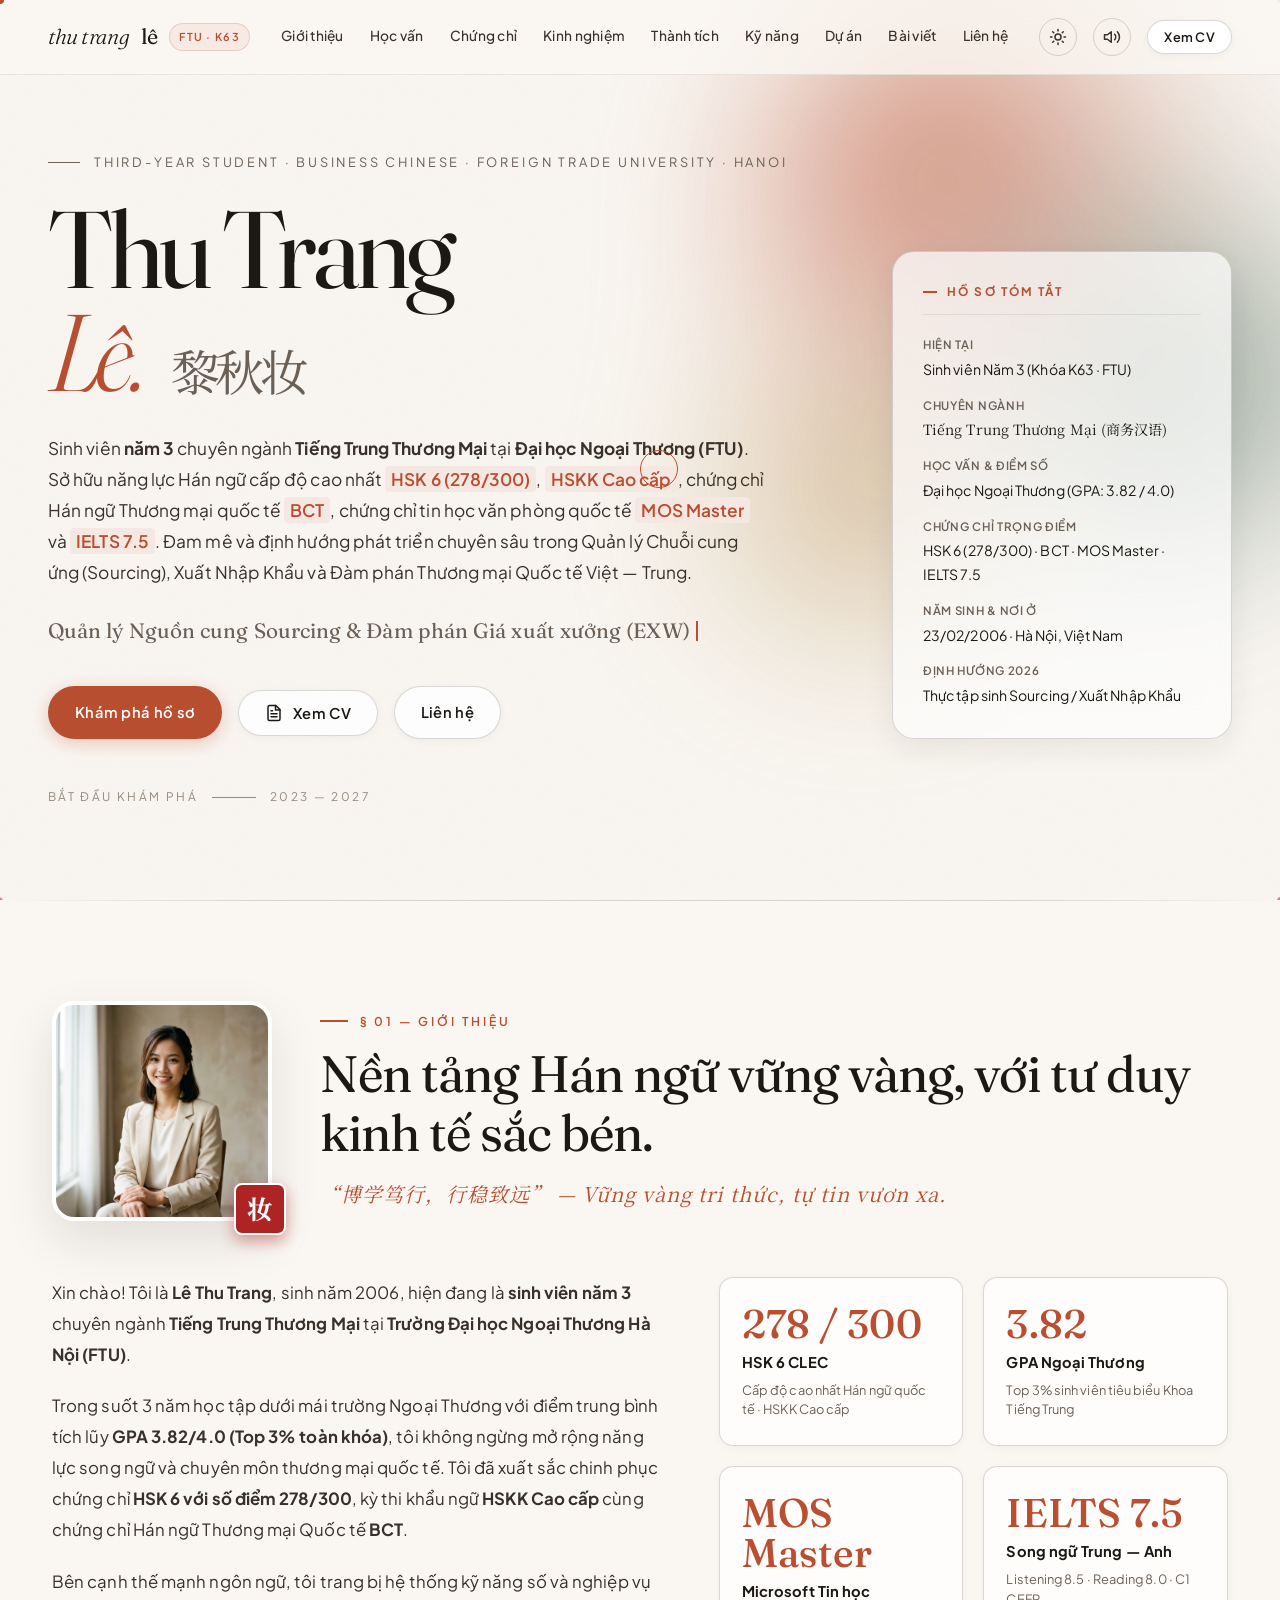
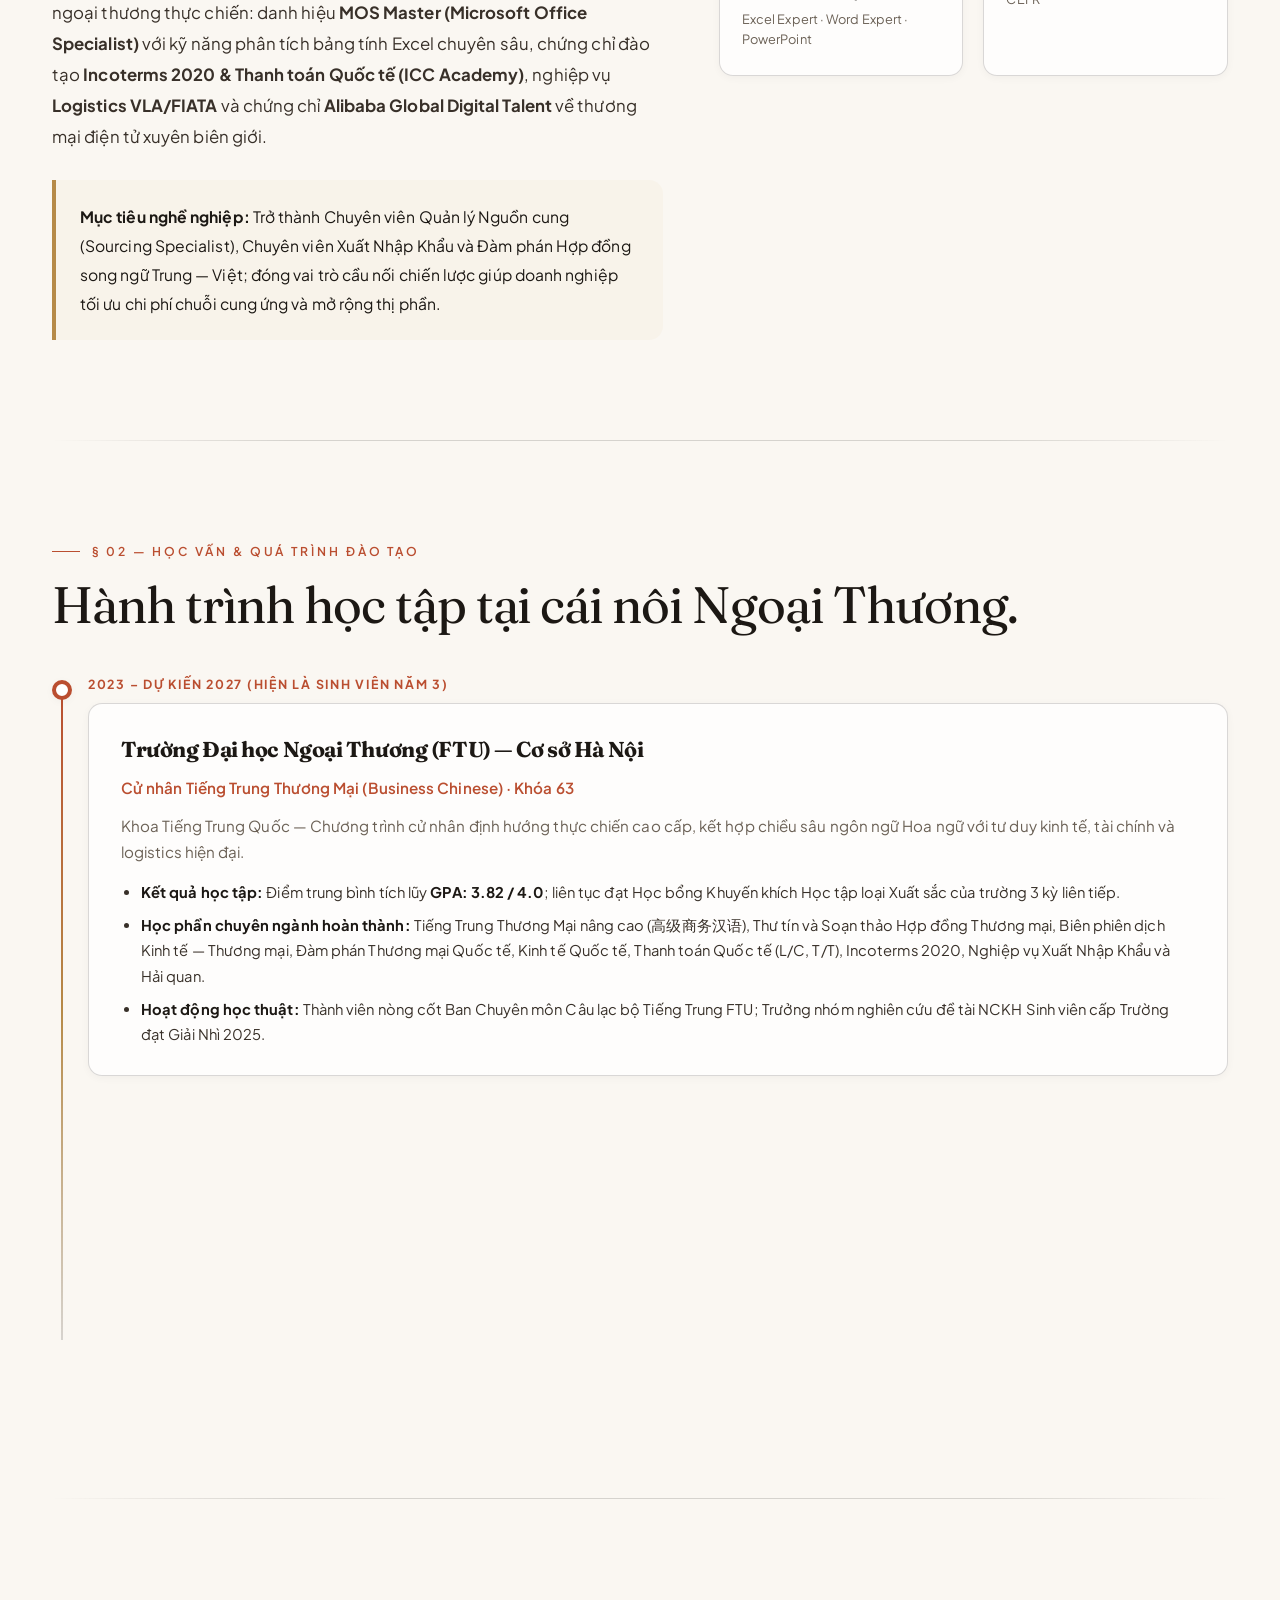
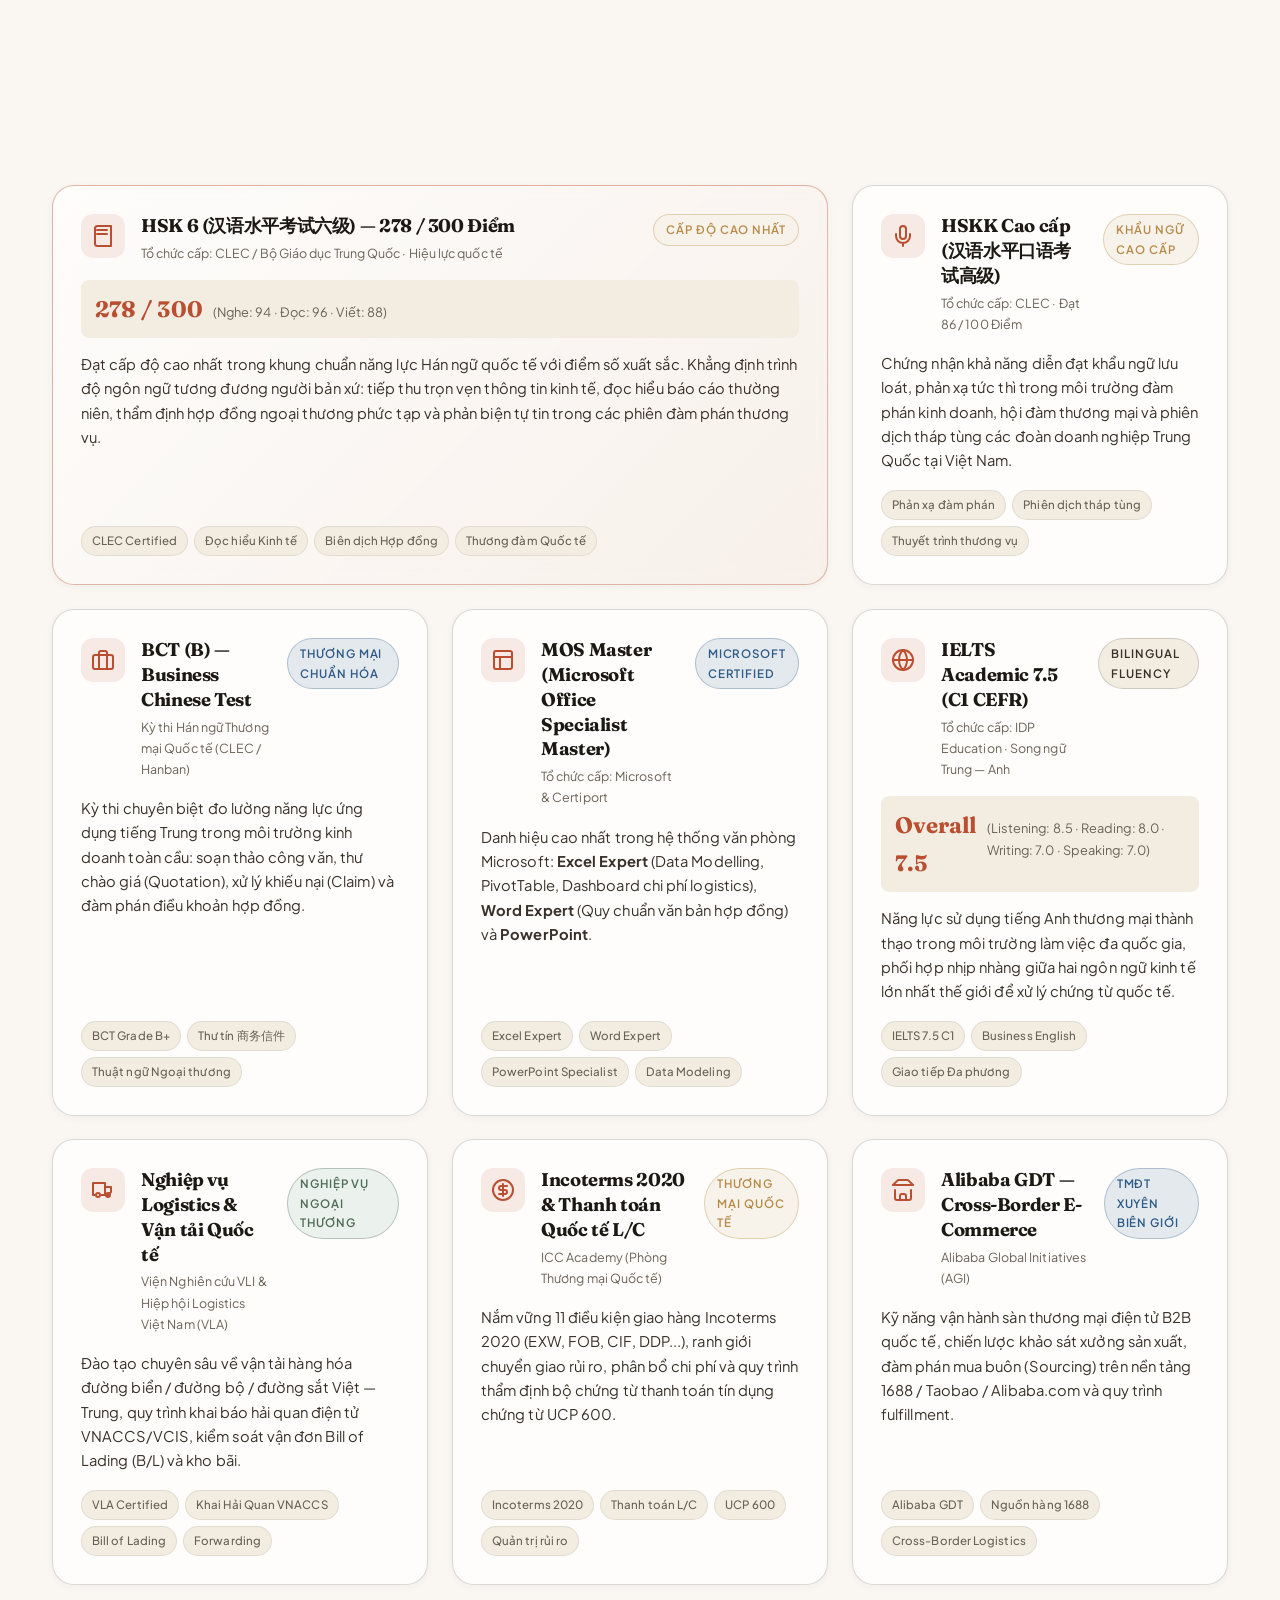
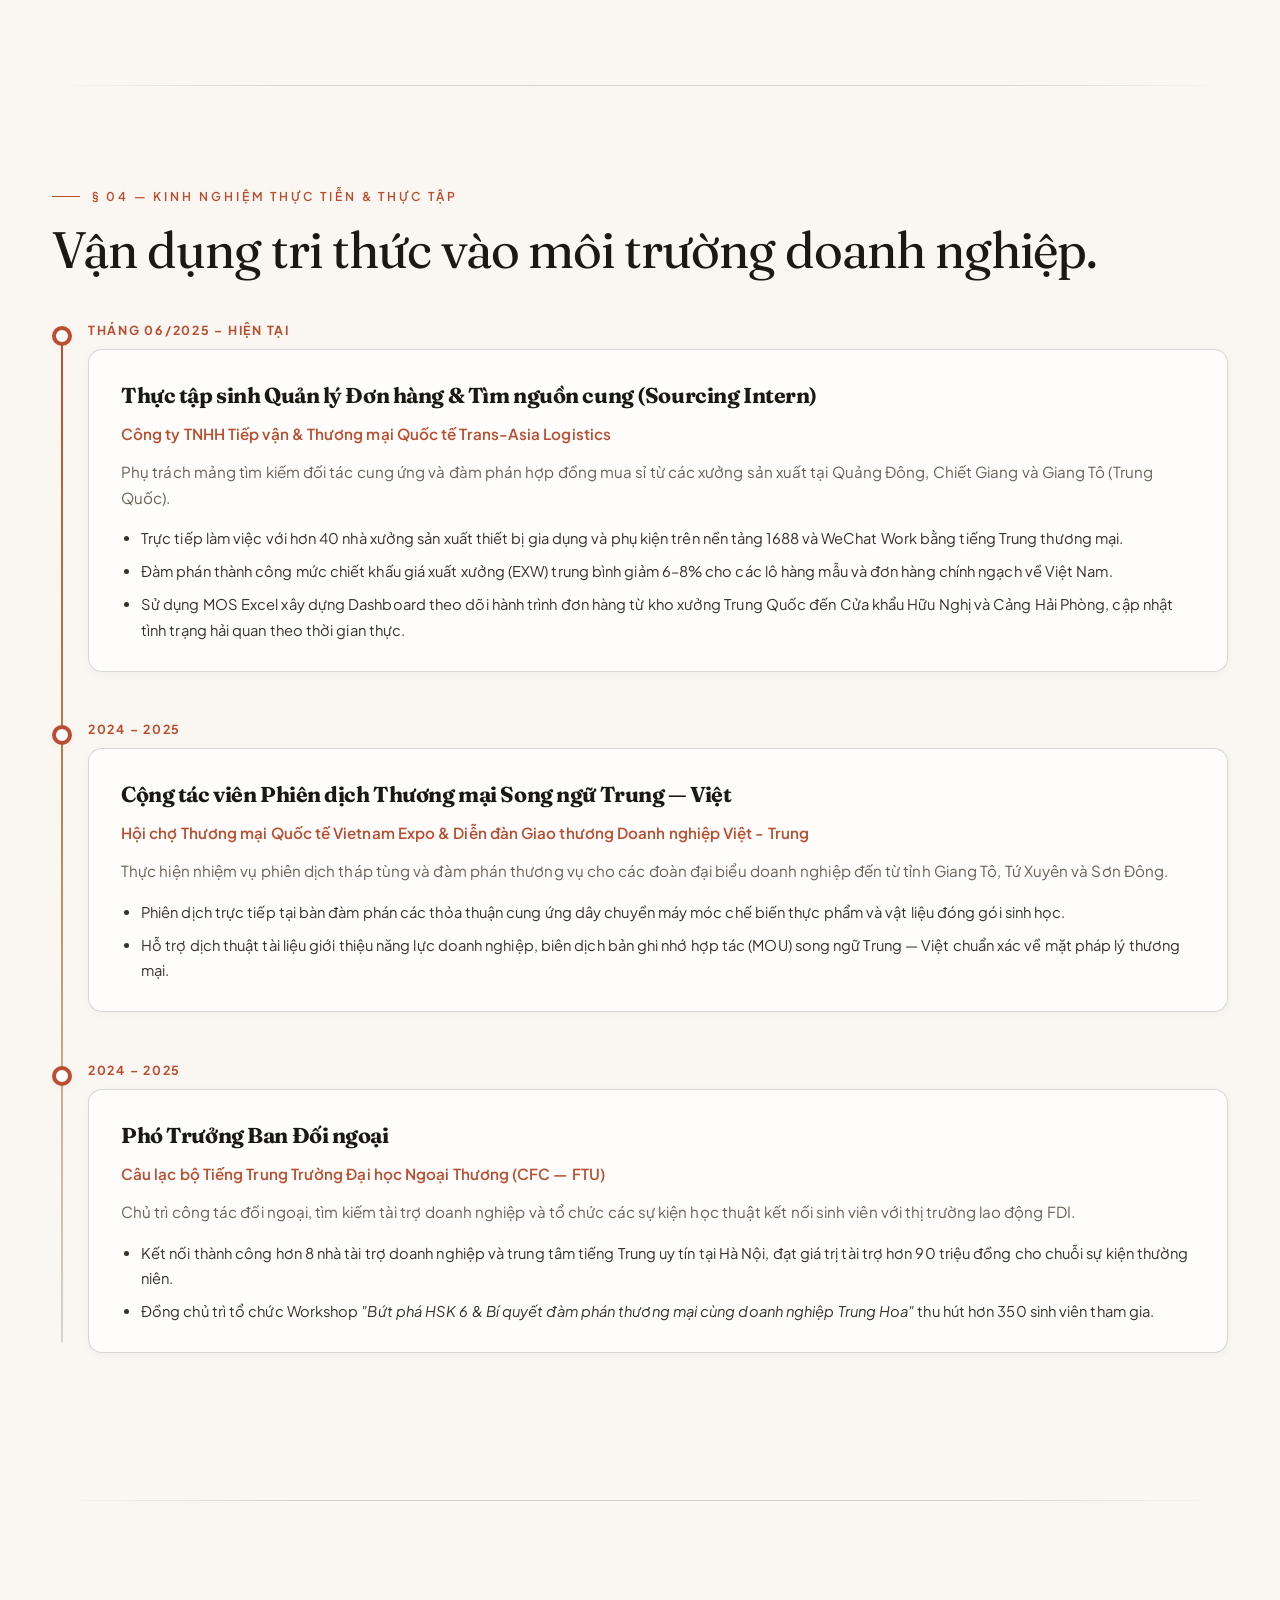
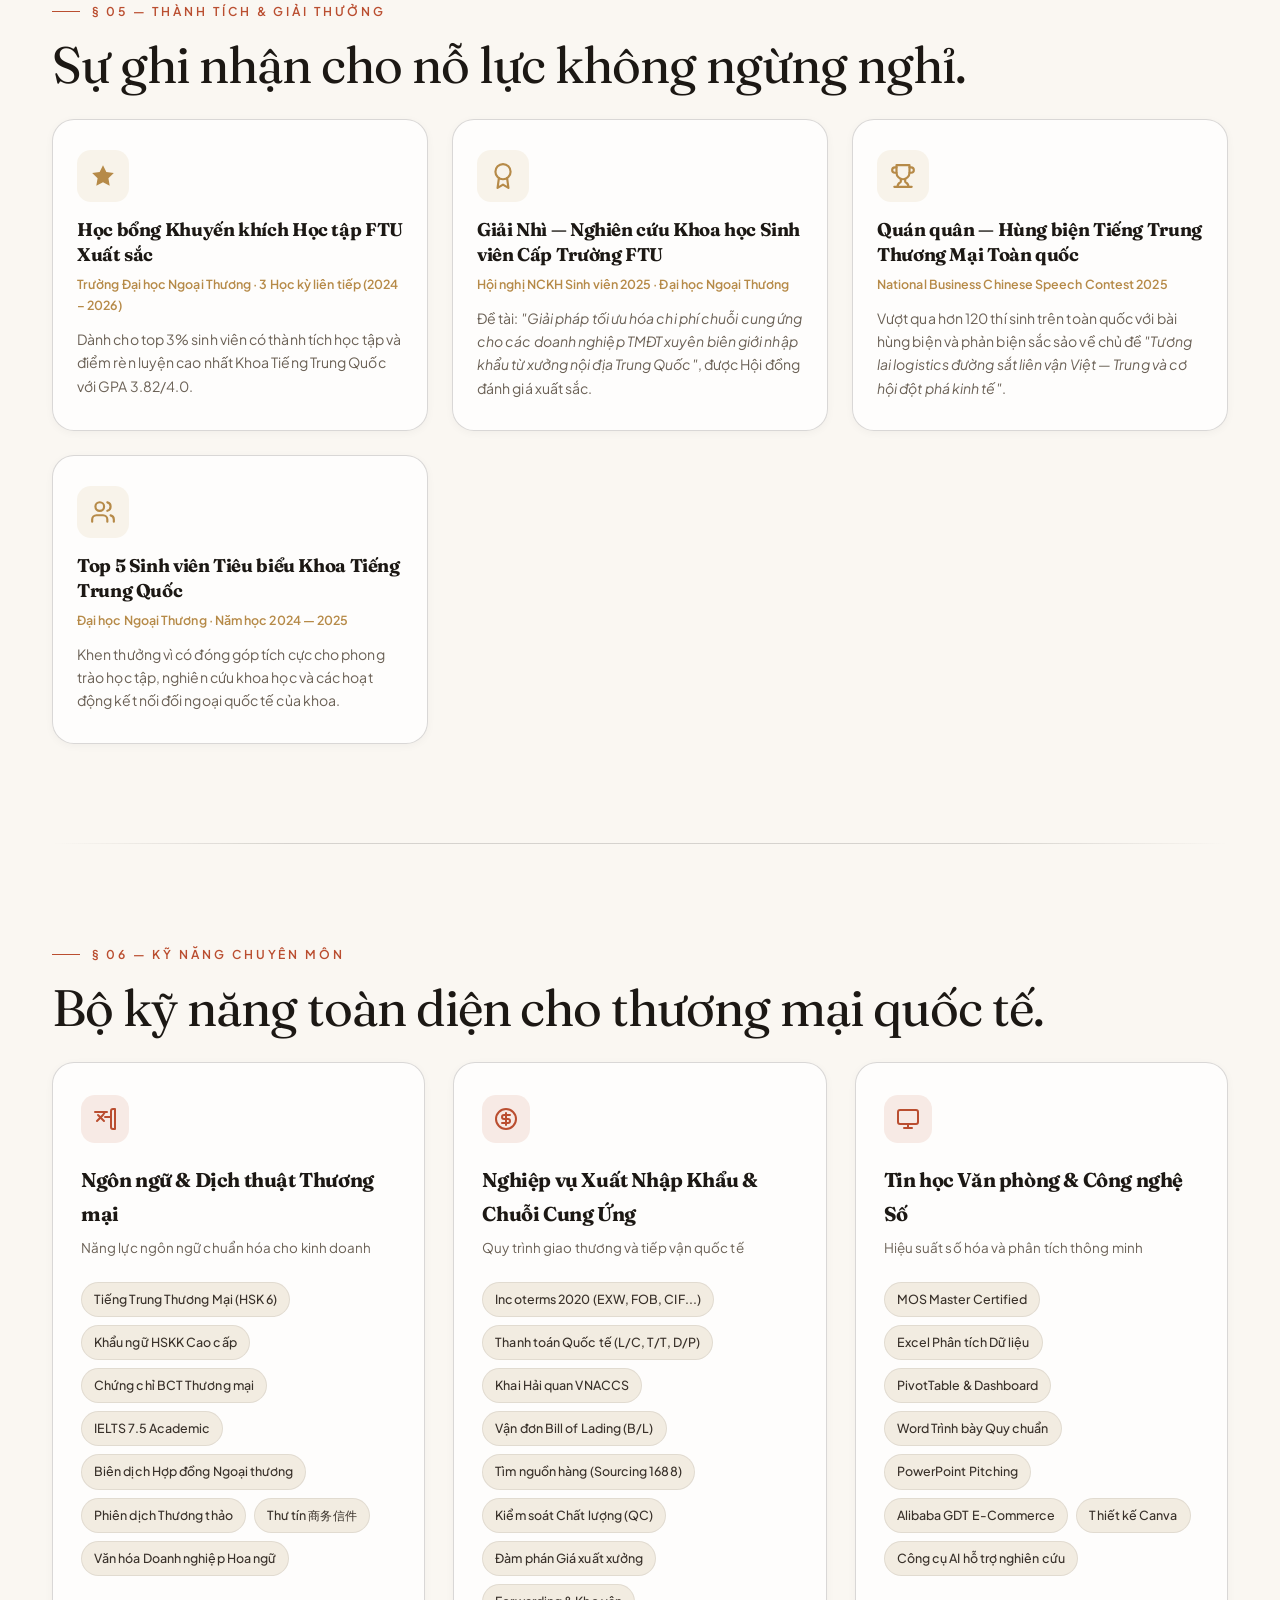
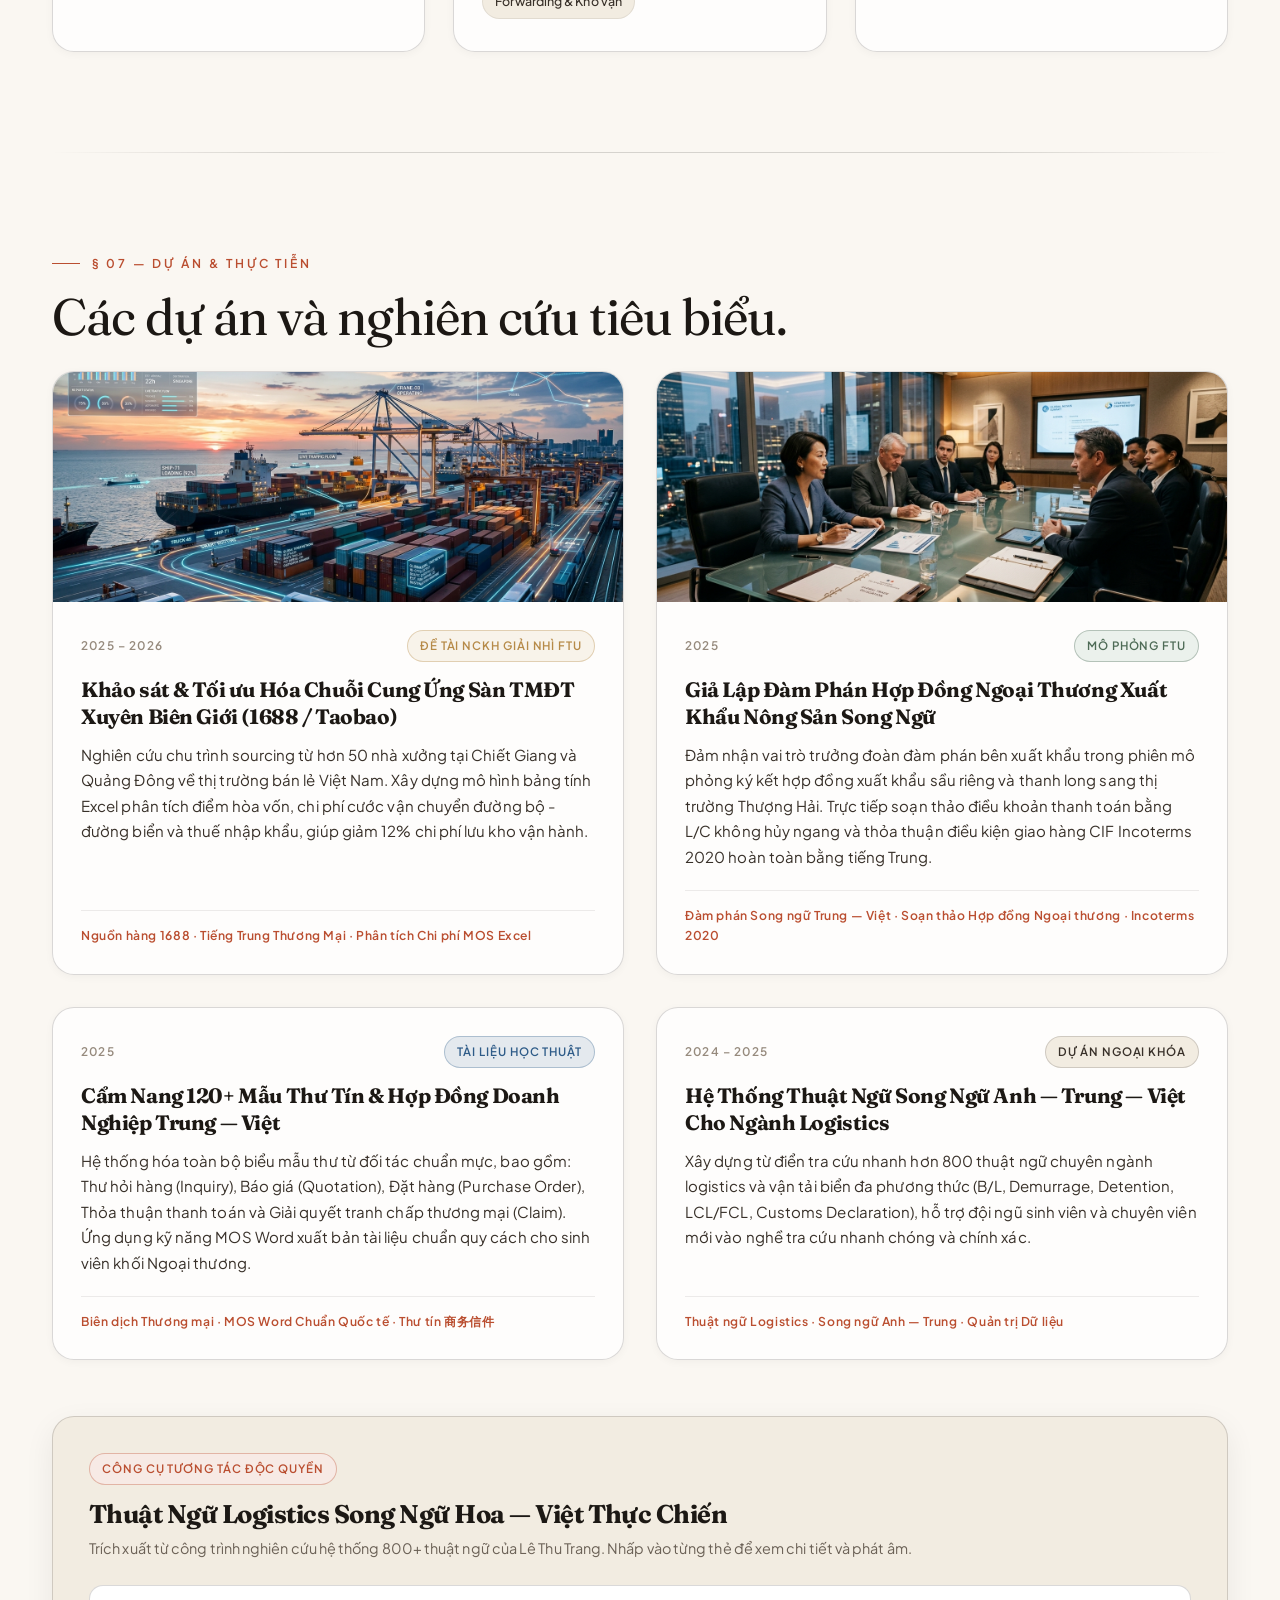
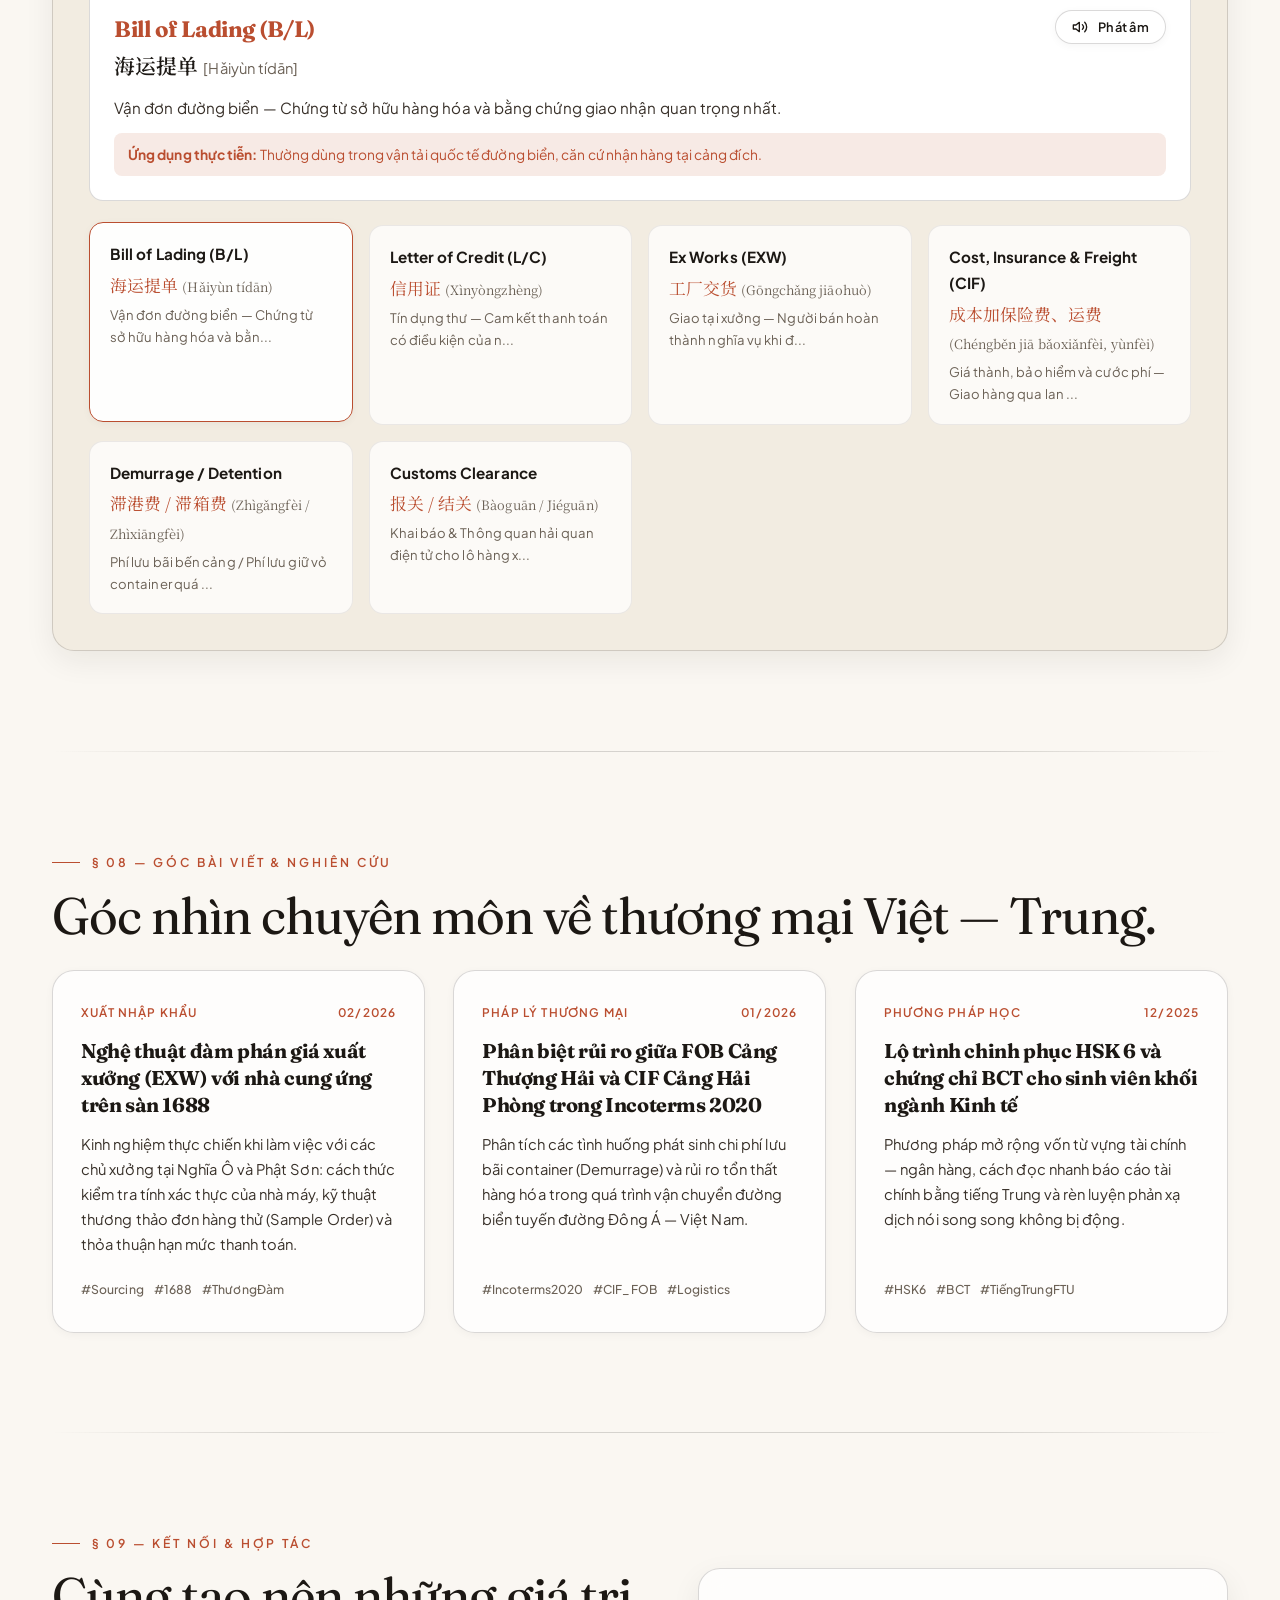
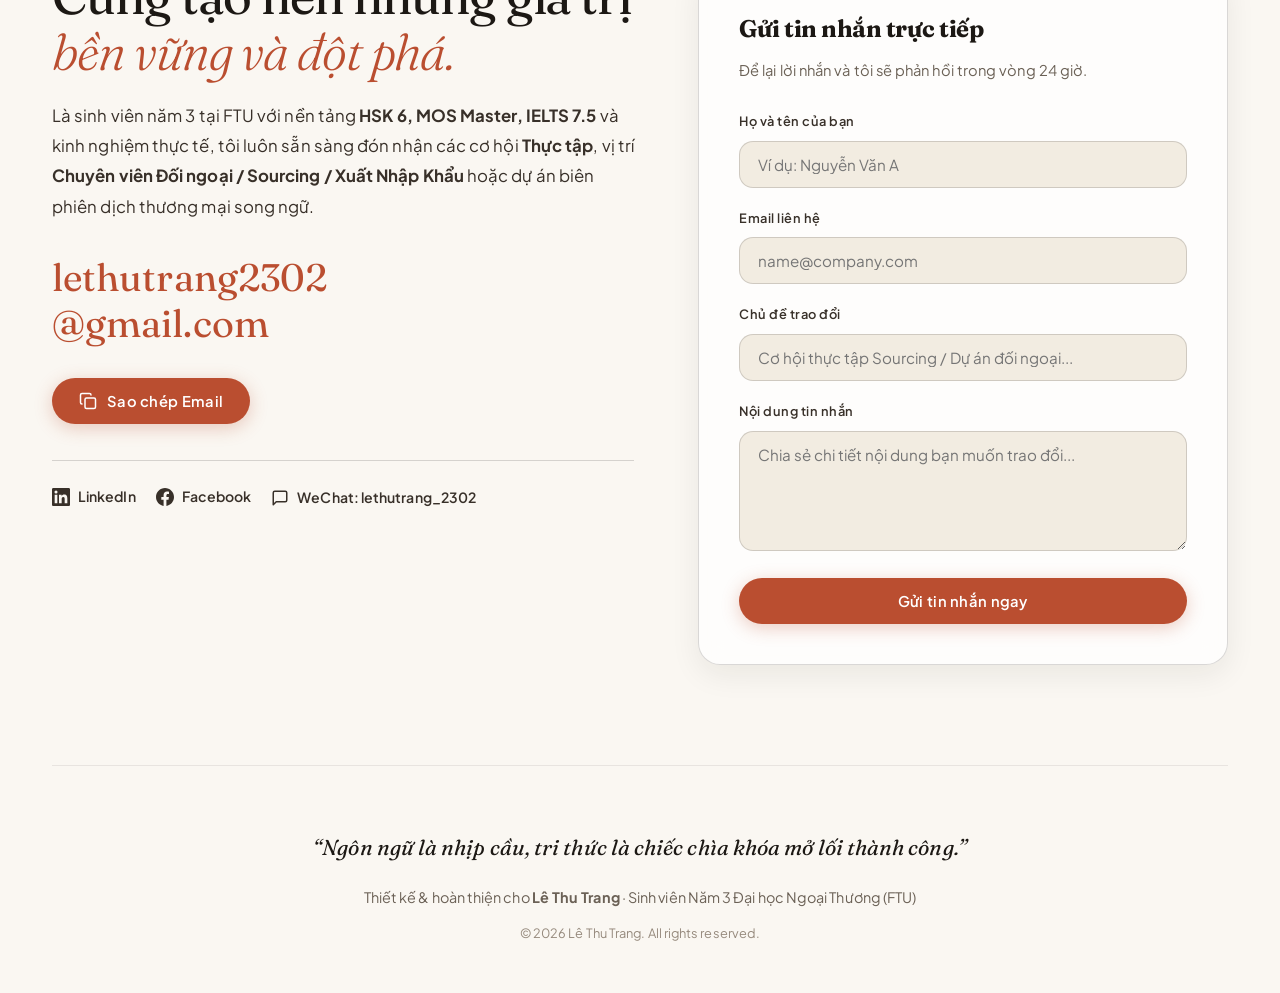
<file: index.html>
<!DOCTYPE html>
<html lang="vi">

<head>
    <meta charset="UTF-8">
    <meta name="viewport" content="width=device-width, initial-scale=1.0">
    <meta name="description" content="Lê Thu Trang — Sinh viên Năm 3 chuyên ngành Tiếng Trung Thương Mại, Trường Đại học Ngoại Thương (FTU). Đạt HSK 6 (278/300), HSKK Cao cấp, BCT, MOS Master, IELTS 7.5. Định hướng Quản lý Nguồn cung Sourcing và Xuất Nhập Khẩu.">
    <meta name="author" content="Lê Thu Trang">
    <meta name="keywords" content="Lê Thu Trang, FTU, Tiếng Trung Thương Mại, HSK 6, Sourcing, Logistics, Xuất Nhập Khẩu, Ngoại Thương, Portfolio">

    <!-- Open Graph / Facebook -->
    <meta property="og:type" content="website">
    <meta property="og:title" content="Lê Thu Trang | Tiếng Trung Thương Mại · FTU Portfolio">
    <meta property="og:description" content="Hồ sơ năng lực sinh viên Năm 3 Đại học Ngoại Thương — HSK 6 (278/300), MOS Master, IELTS 7.5, Sourcing & Xuất Nhập Khẩu.">
    <meta property="og:image" content="assets/images/thu-trang.jpg">

    <title>Lê Thu Trang | Tiếng Trung Thương Mại · FTU Portfolio</title>
    
    <!-- Favicon -->
    <link rel="icon" href="data:image/svg+xml,<svg xmlns='http://www.w3.org/2000/svg' viewBox='0 0 100 100'><text y='.9em' font-size='90'>妆</text></svg>">

    <!-- Google Fonts: Fraunces, Plus Jakarta Sans, Noto Serif SC -->
    <link rel="preconnect" href="https://fonts.googleapis.com">
    <link rel="preconnect" href="https://fonts.gstatic.com" crossorigin>
    <link href="https://fonts.googleapis.com/css2?family=Fraunces:ital,opsz,wght@0,9..144,300;0,9..144,400;0,9..144,500;0,9..144,600;1,9..144,300;1,9..144,400&family=Noto+Serif+SC:wght@400;600;700&family=Plus+Jakarta+Sans:wght@400;500;600;700&display=swap" rel="stylesheet">
    
    <!-- Stylesheet -->
    <link rel="stylesheet" href="css/style.css">
</head>

<body>

    <!-- Scroll Progress Bar -->
    <div id="scroll-progress"></div>

    <!-- Custom Magnetic Cursor -->
    <div id="cursor-dot"></div>
    <div id="cursor-ring"></div>

    <!-- Global Trade Constellation Canvas -->
    <canvas id="particle-canvas"></canvas>


    <!-- Site Header -->
    <header class="site-header">
        <a href="#hero" class="header-logo" data-hover>
            <span class="italic font-light">thu trang</span> <span class="font-normal">lê</span>
            <span class="logo-badge">FTU · K63</span>
        </a>

        <nav class="header-nav">
            <a href="#about" data-hover class="link-underline">Giới thiệu</a>
            <a href="#education" data-hover class="link-underline">Học vấn</a>
            <a href="#certificates" data-hover class="link-underline">Chứng chỉ</a>
            <a href="#experience" data-hover class="link-underline">Kinh nghiệm</a>
            <a href="#awards" data-hover class="link-underline">Thành tích</a>
            <a href="#skills" data-hover class="link-underline">Kỹ năng</a>
            <a href="#projects" data-hover class="link-underline">Dự án</a>
            <a href="#insights" data-hover class="link-underline">Bài viết</a>
            <a href="#connect" data-hover class="link-underline">Liên hệ</a>
        </nav>

        <div class="header-actions">
            <!-- Theme Switcher -->
            <button type="button" id="theme-toggle" class="icon-btn" title="Chuyển chế độ Sáng / Tối" data-hover>
                <svg xmlns="http://www.w3.org/2000/svg" width="18" height="18" viewBox="0 0 24 24" fill="none" stroke="currentColor" stroke-width="2" stroke-linecap="round" stroke-linejoin="round">
                    <circle cx="12" cy="12" r="4"></circle>
                    <path d="M12 2v2"></path>
                    <path d="M12 20v2"></path>
                    <path d="m4.93 4.93 1.41 1.41"></path>
                    <path d="m17.66 17.66 1.41 1.41"></path>
                    <path d="M2 12h2"></path>
                    <path d="M20 12h2"></path>
                    <path d="m6.34 17.66-1.41 1.41"></path>
                    <path d="m19.07 4.93-1.41 1.41"></path>
                </svg>
            </button>

            <!-- Sound FX Switcher -->
            <button type="button" id="sound-toggle" class="icon-btn" title="Âm thanh tương tác" data-hover>
                <svg xmlns="http://www.w3.org/2000/svg" width="18" height="18" viewBox="0 0 24 24" fill="none" stroke="currentColor" stroke-width="2" stroke-linecap="round" stroke-linejoin="round">
                    <polygon points="11 5 6 9 2 9 2 15 6 15 11 19 11 5"></polygon>
                    <path d="M15.54 8.46a5 5 0 0 1 0 7.07"></path>
                    <path d="M19.07 4.93a10 10 0 0 1 0 14.14"></path>
                </svg>
            </button>

            <!-- Quick CV Action -->
            <button type="button" id="open-cv-nav" class="btn btn-secondary btn-sm" data-hover>
                <span>Xem CV</span>
            </button>

            <!-- Mobile Hamburger -->
            <button type="button" id="mobile-menu-btn" class="mobile-menu-btn" aria-label="Mở menu điều hướng">
                <svg xmlns="http://www.w3.org/2000/svg" width="24" height="24" viewBox="0 0 24 24" fill="none" stroke="currentColor" stroke-width="2" stroke-linecap="round" stroke-linejoin="round">
                    <line x1="3" y1="12" x2="21" y2="12"></line>
                    <line x1="3" y1="6" x2="21" y2="6"></line>
                    <line x1="3" y1="18" x2="21" y2="18"></line>
                </svg>
            </button>
        </div>
    </header>

    <!-- Mobile Drawer Menu -->
    <div id="mobile-drawer" class="mobile-drawer">
        <button id="mobile-drawer-close" class="mobile-drawer-close" aria-label="Đóng menu">&times;</button>
        <nav>
            <a href="#about">01 — Giới thiệu</a>
            <a href="#education">02 — Học vấn</a>
            <a href="#certificates">03 — Chứng chỉ</a>
            <a href="#experience">04 — Kinh nghiệm</a>
            <a href="#awards">05 — Thành tích</a>
            <a href="#skills">06 — Kỹ năng</a>
            <a href="#projects">07 — Dự án</a>
            <a href="#insights">08 — Bài viết</a>
            <a href="#connect">09 — Liên hệ</a>
        </nav>
    </div>

    <!-- Hero Section -->
    <section id="hero" class="hero">
        <!-- Ambient Breathing Shapes -->
        <div class="breath-container" style="top:-8%; right:-12%; width:820px; height:820px;">
            <div class="breath-blob terracotta" style="width:480px; height:480px; top:60px; left:140px;"></div>
            <div class="breath-blob sage" style="width:420px; height:420px; top:230px; left:300px;"></div>
            <div class="breath-blob brass" style="width:360px; height:360px; top:390px; left:70px;"></div>
        </div>

        <div class="hero-inner">
            <div class="hero-main">
                <div class="hero-eyebrow reveal">
                    <span class="bar"></span>
                    <span>Third-Year Student · Business Chinese · Foreign Trade University · Hanoi</span>
                </div>
                <h1 class="hero-name reveal reveal-d1">
                    Thu Trang<br>
                    <span class="italic font-light" style="color: var(--terracotta);">Lê.</span>
                    <span style="font-family: var(--font-chinese); font-size: 0.45em; color: var(--text-muted); font-weight: normal; margin-left: 16px;">黎秋妆</span>
                </h1>
                <p class="hero-intro reveal reveal-d2">
                    Sinh viên <strong>năm 3</strong> chuyên ngành <strong>Tiếng Trung Thương Mại</strong> tại <strong>Đại học Ngoại Thương (FTU)</strong>. Sở hữu năng lực Hán ngữ cấp độ cao nhất <span class="accent-tag">HSK 6 (278/300)</span>, <span class="accent-tag">HSKK Cao cấp</span>, chứng chỉ Hán ngữ Thương mại quốc tế <span class="accent-tag">BCT</span>, chứng chỉ tin học văn phòng quốc tế <span class="accent-tag">MOS Master</span> và <span class="accent-tag">IELTS 7.5</span>. Đam mê và định hướng phát triển chuyên sâu trong Quản lý Chuỗi cung ứng (Sourcing), Xuất Nhập Khẩu và Đàm phán Thương mại Quốc tế Việt — Trung.
                </p>
                <div class="hero-tagline reveal reveal-d3">
                    <span id="typewriter-text"></span><span class="cursor-blink"></span>
                </div>
                <div class="hero-cta-group reveal reveal-d4">
                    <a href="#about" class="btn btn-primary" data-hover>Khám phá hồ sơ</a>
                    <button type="button" id="open-cv-modal" class="btn btn-secondary" data-hover>
                        <svg xmlns="http://www.w3.org/2000/svg" width="18" height="18" viewBox="0 0 24 24" fill="none" stroke="currentColor" stroke-width="2" stroke-linecap="round" stroke-linejoin="round"><path d="M14.5 2H6a2 2 0 0 0-2 2v16a2 2 0 0 0 2 2h12a2 2 0 0 0 2-2V7.5L14.5 2z"/><polyline points="14 2 14 8 20 8"/><line x1="16" x2="8" y1="13" y2="13"/><line x1="16" x2="8" y1="17" y2="17"/><line x1="10" x2="8" y1="9" y2="9"/></svg>
                        Xem CV
                    </button>
                    <a href="#connect" class="btn btn-secondary" data-hover>Liên hệ</a>
                </div>
            </div>

            <!-- Quick Metadata Aside -->
            <aside class="hero-aside reveal reveal-d2">
                <div class="hero-aside-label">
                    <span class="bar"></span>
                    <span>Hồ sơ tóm tắt</span>
                </div>
                <ul class="hero-aside-list">
                    <li>
                        <span class="ha-k">Hiện tại</span>
                        <span>Sinh viên Năm 3 (Khóa K63 · FTU)</span>
                    </li>
                    <li>
                        <span class="ha-k">Chuyên ngành</span>
                        <span class="chinese-text">Tiếng Trung Thương Mại (商务汉语)</span>
                    </li>
                    <li>
                        <span class="ha-k">Học vấn & Điểm số</span>
                        <span>Đại học Ngoại Thương (GPA: 3.82 / 4.0)</span>
                    </li>
                    <li>
                        <span class="ha-k">Chứng chỉ trọng điểm</span>
                        <span>HSK 6 (278/300) · BCT · MOS Master · IELTS 7.5</span>
                    </li>
                    <li>
                        <span class="ha-k">Năm sinh & Nơi ở</span>
                        <span>23/02/2006 · Hà Nội, Việt Nam</span>
                    </li>
                    <li>
                        <span class="ha-k">Định hướng 2026</span>
                        <span>Thực tập sinh Sourcing / Xuất Nhập Khẩu</span>
                    </li>
                </ul>
            </aside>
        </div>

        <div class="scroll-cue reveal reveal-d3">
            <a href="#about" data-hover>
                <span>Bắt đầu khám phá</span>
                <span class="line"></span>
                <span>2023 — 2027</span>
            </a>
        </div>
    </section>

    <div class="diag-divider"></div>

    <main class="main-content">

        <!-- § 01 — Giới thiệu (About) -->
        <section id="about" class="section">
            <div class="about-head reveal">
                <div class="avatar-wrapper">
                    <img src="assets/images/thu-trang.jpg" 
                         alt="Lê Thu Trang" 
                         class="about-avatar"
                         onerror="this.src='https://ui-avatars.com/api/?name=Thu+Trang&background=D4C8B0&color=1C1814&size=300'">
                    <span class="avatar-badge-chinese" title="Nhấp để nghe phát âm tên Hán Việt: 黎秋妆">妆</span>
                </div>
                <div class="about-head-text">
                    <div class="section-eyebrow"><span class="bar"></span><span>§ 01 — Giới thiệu</span></div>
                    <h2 class="section-heading" style="margin-bottom:0;">Nền tảng Hán ngữ vững vàng, với tư duy kinh tế sắc bén.</h2>
                    <p class="chinese-quote">“博学笃行，行稳致远” — Vững vàng tri thức, tự tin vươn xa.</p>
                </div>
            </div>

            <div class="about-grid">
                <div class="about-text">
                    <p class="reveal reveal-d1">
                        Xin chào! Tôi là <strong>Lê Thu Trang</strong>, sinh năm 2006, hiện đang là <strong>sinh viên năm 3</strong> chuyên ngành <strong>Tiếng Trung Thương Mại</strong> tại <strong>Trường Đại học Ngoại Thương Hà Nội (FTU)</strong>.
                    </p>
                    <p class="reveal reveal-d2">
                        Trong suốt 3 năm học tập dưới mái trường Ngoại Thương với điểm trung bình tích lũy <strong>GPA 3.82/4.0 (Top 3% toàn khóa)</strong>, tôi không ngừng mở rộng năng lực song ngữ và chuyên môn thương mại quốc tế. Tôi đã xuất sắc chinh phục chứng chỉ <strong>HSK 6 với số điểm 278/300</strong>, kỳ thi khẩu ngữ <strong>HSKK Cao cấp</strong> cùng chứng chỉ Hán ngữ Thương mại Quốc tế <strong>BCT</strong>.
                    </p>
                    <p class="reveal reveal-d3">
                        Bên cạnh thế mạnh ngôn ngữ, tôi trang bị hệ thống kỹ năng số và nghiệp vụ ngoại thương thực chiến: danh hiệu <strong>MOS Master (Microsoft Office Specialist)</strong> với kỹ năng phân tích bảng tính Excel chuyên sâu, chứng chỉ đào tạo <strong>Incoterms 2020 & Thanh toán Quốc tế (ICC Academy)</strong>, nghiệp vụ <strong>Logistics VLA/FIATA</strong> và chứng chỉ <strong>Alibaba Global Digital Talent</strong> về thương mại điện tử xuyên biên giới.
                    </p>

                    <div class="highlight-box reveal reveal-d4">
                        <p>
                            <strong>Mục tiêu nghề nghiệp:</strong> Trở thành Chuyên viên Quản lý Nguồn cung (Sourcing Specialist), Chuyên viên Xuất Nhập Khẩu và Đàm phán Hợp đồng song ngữ Trung — Việt; đóng vai trò cầu nối chiến lược giúp doanh nghiệp tối ưu chi phí chuỗi cung ứng và mở rộng thị phần.
                        </p>
                    </div>
                </div>

                <div class="stats-row">
                    <div class="stat-card reveal-scale reveal-d1" data-card>
                        <span class="stat-number" id="counter-hsk">278 / 300</span>
                        <span class="stat-label">HSK 6 CLEC</span>
                        <span class="stat-desc">Cấp độ cao nhất Hán ngữ quốc tế · HSKK Cao cấp</span>
                    </div>
                    <div class="stat-card reveal-scale reveal-d2" data-card>
                        <span class="stat-number" id="counter-gpa">3.82</span>
                        <span class="stat-label">GPA Ngoại Thương</span>
                        <span class="stat-desc">Top 3% sinh viên tiêu biểu Khoa Tiếng Trung</span>
                    </div>
                    <div class="stat-card reveal-scale reveal-d3" data-card>
                        <span class="stat-number">MOS Master</span>
                        <span class="stat-label">Microsoft Tin học</span>
                        <span class="stat-desc">Excel Expert · Word Expert · PowerPoint</span>
                    </div>
                    <div class="stat-card reveal-scale reveal-d4" data-card>
                        <span class="stat-number">IELTS 7.5</span>
                        <span class="stat-label">Song ngữ Trung — Anh</span>
                        <span class="stat-desc">Listening 8.5 · Reading 8.0 · C1 CEFR</span>
                    </div>
                </div>
            </div>
        </section>

        <div class="diag-divider"></div>

        <!-- § 02 — Học vấn (Education) -->
        <section id="education" class="section">
            <div class="section-eyebrow reveal"><span class="bar"></span><span>§ 02 — Học vấn & Quá trình đào tạo</span></div>
            <h2 class="section-heading reveal reveal-d1">Hành trình học tập tại cái nôi Ngoại Thương.</h2>
            
            <div class="timeline">
                <div class="timeline-item reveal">
                    <div class="timeline-period">2023 – Dự kiến 2027 (Hiện là Sinh viên Năm 3)</div>
                    <div class="timeline-content">
                        <h3>Trường Đại học Ngoại Thương (FTU) — Cơ sở Hà Nội</h3>
                        <p class="subtitle">Cử nhân Tiếng Trung Thương Mại (Business Chinese) · Khóa 63</p>
                        <p class="details">Khoa Tiếng Trung Quốc — Chương trình cử nhân định hướng thực chiến cao cấp, kết hợp chiều sâu ngôn ngữ Hoa ngữ với tư duy kinh tế, tài chính và logistics hiện đại.</p>
                        <ul class="accent-list">
                            <li><strong>Kết quả học tập:</strong> Điểm trung bình tích lũy <strong>GPA: 3.82 / 4.0</strong>; liên tục đạt Học bổng Khuyến khích Học tập loại Xuất sắc của trường 3 kỳ liên tiếp.</li>
                            <li><strong>Học phần chuyên ngành hoàn thành:</strong> Tiếng Trung Thương Mại nâng cao (高级商务汉语), Thư tín và Soạn thảo Hợp đồng Thương mại, Biên phiên dịch Kinh tế — Thương mại, Đàm phán Thương mại Quốc tế, Kinh tế Quốc tế, Thanh toán Quốc tế (L/C, T/T), Incoterms 2020, Nghiệp vụ Xuất Nhập Khẩu và Hải quan.</li>
                            <li><strong>Hoạt động học thuật:</strong> Thành viên nòng cốt Ban Chuyên môn Câu lạc bộ Tiếng Trung FTU; Trưởng nhóm nghiên cứu đề tài NCKH Sinh viên cấp Trường đạt Giải Nhì 2025.</li>
                        </ul>
                    </div>
                </div>

                <div class="timeline-item reveal reveal-d1">
                    <div class="timeline-period">2020 – 2023</div>
                    <div class="timeline-content">
                        <h3>Trường Trung học Phổ thông</h3>
                        <p class="subtitle">Tốt nghiệp THPT — Khối D01 / D04</p>
                        <ul class="accent-list">
                            <li>Học sinh Giỏi toàn diện suốt 3 năm học với điểm tổng kết môn Ngoại ngữ trên 9.5.</li>
                            <li>Đạt giải Ba kỳ thi Học sinh Giỏi cấp Tỉnh/Thành phố môn Ngoại ngữ.</li>
                        </ul>
                    </div>
                </div>
            </div>
        </section>

        <div class="diag-divider"></div>

        <!-- § 03 — Chứng chỉ Quốc tế (Certificates) -->
        <section id="certificates" class="section">
            <div class="section-eyebrow reveal"><span class="bar"></span><span>§ 03 — Chứng chỉ Quốc tế & Chuyên ngành</span></div>
            <h2 class="section-heading reveal reveal-d1">Hồ sơ chứng chỉ chuẩn hóa cho ngành Thương mại.</h2>
            
            <!-- Category Filter Tabs -->
            <div class="certs-filter reveal reveal-d2">
                <button type="button" class="filter-btn active" data-filter="all" data-hover>Tất cả chứng chỉ (8)</button>
                <button type="button" class="filter-btn" data-filter="chinese" data-hover>Hán ngữ & Khẩu ngữ</button>
                <button type="button" class="filter-btn" data-filter="trade" data-hover>Ngoại thương & Logistics</button>
                <button type="button" class="filter-btn" data-filter="tech" data-hover>Tin học & Tiếng Anh</button>
            </div>

            <div class="certs-grid">
                <!-- HSK 6 Card -->
                <div class="cert-card featured reveal" data-card data-category="chinese">
                    <div class="cert-header">
                        <div class="cert-icon-title">
                            <div class="cert-icon">
                                <svg xmlns="http://www.w3.org/2000/svg" width="24" height="24" viewBox="0 0 24 24" fill="none" stroke="currentColor" stroke-width="2" stroke-linecap="round" stroke-linejoin="round"><path d="M4 19.5v-15A2.5 2.5 0 0 1 6.5 2H20v20H6.5a2.5 2.5 0 0 1-2.5-2.5Z"/><path d="M6 6h10"/><path d="M6 10h10"/></svg>
                            </div>
                            <div>
                                <h3>HSK 6 (汉语水平考试六级) — 278 / 300 Điểm</h3>
                                <div class="cert-issuer">Tổ chức cấp: CLEC / Bộ Giáo dục Trung Quốc · Hiệu lực quốc tế</div>
                            </div>
                        </div>
                        <div class="badge badge-gold">Cấp độ cao nhất</div>
                    </div>
                    <div class="cert-score-highlight">
                        <span class="score-value">278 / 300</span>
                        <span class="score-label">(Nghe: 94 · Đọc: 96 · Viết: 88)</span>
                    </div>
                    <p class="cert-desc">
                        Đạt cấp độ cao nhất trong khung chuẩn năng lực Hán ngữ quốc tế với điểm số xuất sắc. Khẳng định trình độ ngôn ngữ tương đương người bản xứ: tiếp thu trọn vẹn thông tin kinh tế, đọc hiểu báo cáo thường niên, thẩm định hợp đồng ngoại thương phức tạp và phản biện tự tin trong các phiên đàm phán thương vụ.
                    </p>
                    <div class="cert-tags">
                        <span>CLEC Certified</span>
                        <span>Đọc hiểu Kinh tế</span>
                        <span>Biên dịch Hợp đồng</span>
                        <span>Thương đàm Quốc tế</span>
                    </div>
                </div>

                <!-- HSKK Cao cấp Card -->
                <div class="cert-card reveal reveal-d1" data-card data-category="chinese">
                    <div class="cert-header">
                        <div class="cert-icon-title">
                            <div class="cert-icon">
                                <svg xmlns="http://www.w3.org/2000/svg" width="24" height="24" viewBox="0 0 24 24" fill="none" stroke="currentColor" stroke-width="2" stroke-linecap="round" stroke-linejoin="round"><path d="M12 2a3 3 0 0 0-3 3v7a3 3 0 0 0 6 0V5a3 3 0 0 0-3-3Z"/><path d="M19 10v2a7 7 0 0 1-14 0v-2"/><line x1="12" x2="12" y1="19" y2="22"/></svg>
                            </div>
                            <div>
                                <h3>HSKK Cao cấp (汉语水平口语考试高级)</h3>
                                <div class="cert-issuer">Tổ chức cấp: CLEC · Đạt 86 / 100 Điểm</div>
                            </div>
                        </div>
                        <div class="badge badge-gold">Khẩu ngữ Cao cấp</div>
                    </div>
                    <p class="cert-desc">
                        Chứng nhận khả năng diễn đạt khẩu ngữ lưu loát, phản xạ tức thì trong môi trường đàm phán kinh doanh, hội đàm thương mại và phiên dịch tháp tùng các đoàn doanh nghiệp Trung Quốc tại Việt Nam.
                    </p>
                    <div class="cert-tags">
                        <span>Phản xạ đàm phán</span>
                        <span>Phiên dịch tháp tùng</span>
                        <span>Thuyết trình thương vụ</span>
                    </div>
                </div>

                <!-- BCT Business Chinese Test Card -->
                <div class="cert-card reveal reveal-d2" data-card data-category="chinese">
                    <div class="cert-header">
                        <div class="cert-icon-title">
                            <div class="cert-icon">
                                <svg xmlns="http://www.w3.org/2000/svg" width="24" height="24" viewBox="0 0 24 24" fill="none" stroke="currentColor" stroke-width="2" stroke-linecap="round" stroke-linejoin="round"><rect width="20" height="14" x="2" y="7" rx="2" ry="2"/><path d="M16 21V5a2 2 0 0 0-2-2h-4a2 2 0 0 0-2 2v16"/></svg>
                            </div>
                            <div>
                                <h3>BCT (B) — Business Chinese Test</h3>
                                <div class="cert-issuer">Kỳ thi Hán ngữ Thương mại Quốc tế (CLEC / Hanban)</div>
                            </div>
                        </div>
                        <div class="badge badge-blue">Thương Mại Chuẩn Hóa</div>
                    </div>
                    <p class="cert-desc">
                        Kỳ thi chuyên biệt đo lường năng lực ứng dụng tiếng Trung trong môi trường kinh doanh toàn cầu: soạn thảo công văn, thư chào giá (Quotation), xử lý khiếu nại (Claim) và đàm phán điều khoản hợp đồng.
                    </p>
                    <div class="cert-tags">
                        <span>BCT Grade B+</span>
                        <span>Thư tín 商务信件</span>
                        <span>Thuật ngữ Ngoại thương</span>
                    </div>
                </div>

                <!-- MOS Master Card -->
                <div class="cert-card reveal reveal-d1" data-card data-category="tech">
                    <div class="cert-header">
                        <div class="cert-icon-title">
                            <div class="cert-icon">
                                <svg xmlns="http://www.w3.org/2000/svg" width="24" height="24" viewBox="0 0 24 24" fill="none" stroke="currentColor" stroke-width="2" stroke-linecap="round" stroke-linejoin="round"><rect width="18" height="18" x="3" y="3" rx="2"/><path d="M3 9h18"/><path d="M9 21V9"/></svg>
                            </div>
                            <div>
                                <h3>MOS Master (Microsoft Office Specialist Master)</h3>
                                <div class="cert-issuer">Tổ chức cấp: Microsoft & Certiport</div>
                            </div>
                        </div>
                        <div class="badge badge-blue">Microsoft Certified</div>
                    </div>
                    <p class="cert-desc">
                        Danh hiệu cao nhất trong hệ thống văn phòng Microsoft: <strong>Excel Expert</strong> (Data Modelling, PivotTable, Dashboard chi phí logistics), <strong>Word Expert</strong> (Quy chuẩn văn bản hợp đồng) và <strong>PowerPoint</strong>.
                    </p>
                    <div class="cert-tags">
                        <span>Excel Expert</span>
                        <span>Word Expert</span>
                        <span>PowerPoint Specialist</span>
                        <span>Data Modeling</span>
                    </div>
                </div>

                <!-- IELTS 7.5 Card -->
                <div class="cert-card reveal reveal-d2" data-card data-category="tech">
                    <div class="cert-header">
                        <div class="cert-icon-title">
                            <div class="cert-icon">
                                <svg xmlns="http://www.w3.org/2000/svg" width="24" height="24" viewBox="0 0 24 24" fill="none" stroke="currentColor" stroke-width="2" stroke-linecap="round" stroke-linejoin="round"><circle cx="12" cy="12" r="10"/><path d="M12 2a14.5 14.5 0 0 0 0 20 14.5 14.5 0 0 0 0-20"/><path d="M2 12h20"/></svg>
                            </div>
                            <div>
                                <h3>IELTS Academic 7.5 (C1 CEFR)</h3>
                                <div class="cert-issuer">Tổ chức cấp: IDP Education · Song ngữ Trung — Anh</div>
                            </div>
                        </div>
                        <div class="badge">Bilingual Fluency</div>
                    </div>
                    <div class="cert-score-highlight">
                        <span class="score-value">Overall 7.5</span>
                        <span class="score-label">(Listening: 8.5 · Reading: 8.0 · Writing: 7.0 · Speaking: 7.0)</span>
                    </div>
                    <p class="cert-desc">
                        Năng lực sử dụng tiếng Anh thương mại thành thạo trong môi trường làm việc đa quốc gia, phối hợp nhịp nhàng giữa hai ngôn ngữ kinh tế lớn nhất thế giới để xử lý chứng từ quốc tế.
                    </p>
                    <div class="cert-tags">
                        <span>IELTS 7.5 C1</span>
                        <span>Business English</span>
                        <span>Giao tiếp Đa phương</span>
                    </div>
                </div>

                <!-- Logistics VLA / FIATA Card -->
                <div class="cert-card reveal reveal-d3" data-card data-category="trade">
                    <div class="cert-header">
                        <div class="cert-icon-title">
                            <div class="cert-icon">
                                <svg xmlns="http://www.w3.org/2000/svg" width="24" height="24" viewBox="0 0 24 24" fill="none" stroke="currentColor" stroke-width="2" stroke-linecap="round" stroke-linejoin="round"><path d="M10 17h4V5H2v12h3"/><circle cx="7" cy="17" r="2"/><path d="M15 17h2l3-3v-5h-6v8"/><circle cx="17" cy="17" r="2"/></svg>
                            </div>
                            <div>
                                <h3>Nghiệp vụ Logistics & Vận tải Quốc tế</h3>
                                <div class="cert-issuer">Viện Nghiên cứu VLI & Hiệp hội Logistics Việt Nam (VLA)</div>
                            </div>
                        </div>
                        <div class="badge badge-sage">Nghiệp vụ Ngoại Thương</div>
                    </div>
                    <p class="cert-desc">
                        Đào tạo chuyên sâu về vận tải hàng hóa đường biển / đường bộ / đường sắt Việt — Trung, quy trình khai báo hải quan điện tử VNACCS/VCIS, kiểm soát vận đơn Bill of Lading (B/L) và kho bãi.
                    </p>
                    <div class="cert-tags">
                        <span>VLA Certified</span>
                        <span>Khai Hải Quan VNACCS</span>
                        <span>Bill of Lading</span>
                        <span>Forwarding</span>
                    </div>
                </div>

                <!-- Incoterms 2020 & L/C ICC Academy Card -->
                <div class="cert-card reveal reveal-d4" data-card data-category="trade">
                    <div class="cert-header">
                        <div class="cert-icon-title">
                            <div class="cert-icon">
                                <svg xmlns="http://www.w3.org/2000/svg" width="24" height="24" viewBox="0 0 24 24" fill="none" stroke="currentColor" stroke-width="2" stroke-linecap="round" stroke-linejoin="round"><circle cx="12" cy="12" r="10"/><path d="M16 8h-6a2 2 0 1 0 0 4h4a2 2 0 1 1 0 4H8"/><path d="M12 18V6"/></svg>
                            </div>
                            <div>
                                <h3>Incoterms 2020 & Thanh toán Quốc tế L/C</h3>
                                <div class="cert-issuer">ICC Academy (Phòng Thương mại Quốc tế)</div>
                            </div>
                        </div>
                        <div class="badge badge-gold">Thương Mại Quốc Tế</div>
                    </div>
                    <p class="cert-desc">
                        Nắm vững 11 điều kiện giao hàng Incoterms 2020 (EXW, FOB, CIF, DDP...), ranh giới chuyển giao rủi ro, phân bổ chi phí và quy trình thẩm định bộ chứng từ thanh toán tín dụng chứng từ UCP 600.
                    </p>
                    <div class="cert-tags">
                        <span>Incoterms 2020</span>
                        <span>Thanh toán L/C</span>
                        <span>UCP 600</span>
                        <span>Quản trị rủi ro</span>
                    </div>
                </div>

                <!-- Alibaba GDT Cross-Border E-commerce Card -->
                <div class="cert-card reveal reveal-d5" data-card data-category="trade">
                    <div class="cert-header">
                        <div class="cert-icon-title">
                            <div class="cert-icon">
                                <svg xmlns="http://www.w3.org/2000/svg" width="24" height="24" viewBox="0 0 24 24" fill="none" stroke="currentColor" stroke-width="2" stroke-linecap="round" stroke-linejoin="round"><path d="m2 7 4.41-4.41A2 2 0 0 1 7.83 2h8.34a2 2 0 0 1 1.42.59L22 7"/><path d="M4 12v8a2 2 0 0 0 2 2h12a2 2 0 0 0 2-2v-8"/><path d="M15 22v-4a2 2 0 0 0-2-2h-2a2 2 0 0 0-2 2v4"/><path d="M2 7h20"/></svg>
                            </div>
                            <div>
                                <h3>Alibaba GDT — Cross-Border E-Commerce</h3>
                                <div class="cert-issuer">Alibaba Global Initiatives (AGI)</div>
                            </div>
                        </div>
                        <div class="badge badge-blue">TMĐT Xuyên Biên Giới</div>
                    </div>
                    <p class="cert-desc">
                        Kỹ năng vận hành sàn thương mại điện tử B2B quốc tế, chiến lược khảo sát xưởng sản xuất, đàm phán mua buôn (Sourcing) trên nền tảng 1688 / Taobao / Alibaba.com và quy trình fulfillment.
                    </p>
                    <div class="cert-tags">
                        <span>Alibaba GDT</span>
                        <span>Nguồn hàng 1688</span>
                        <span>Cross-Border Logistics</span>
                    </div>
                </div>
            </div>
        </section>

        <div class="diag-divider"></div>

        <!-- § 04 — Kinh nghiệm thực tiễn (Experience) -->
        <section id="experience" class="section">
            <div class="section-eyebrow reveal"><span class="bar"></span><span>§ 04 — Kinh nghiệm thực tiễn & Thực tập</span></div>
            <h2 class="section-heading reveal reveal-d1">Vận dụng tri thức vào môi trường doanh nghiệp.</h2>
            
            <div class="timeline">
                <div class="timeline-item reveal">
                    <div class="timeline-period">Tháng 06/2025 – Hiện tại</div>
                    <div class="timeline-content">
                        <h3>Thực tập sinh Quản lý Đơn hàng & Tìm nguồn cung (Sourcing Intern)</h3>
                        <p class="subtitle">Công ty TNHH Tiếp vận & Thương mại Quốc tế Trans-Asia Logistics</p>
                        <p class="details">Phụ trách mảng tìm kiếm đối tác cung ứng và đàm phán hợp đồng mua sỉ từ các xưởng sản xuất tại Quảng Đông, Chiết Giang và Giang Tô (Trung Quốc).</p>
                        <ul class="accent-list">
                            <li>Trực tiếp làm việc với hơn 40 nhà xưởng sản xuất thiết bị gia dụng và phụ kiện trên nền tảng 1688 và WeChat Work bằng tiếng Trung thương mại.</li>
                            <li>Đàm phán thành công mức chiết khấu giá xuất xưởng (EXW) trung bình giảm 6–8% cho các lô hàng mẫu và đơn hàng chính ngạch về Việt Nam.</li>
                            <li>Sử dụng MOS Excel xây dựng Dashboard theo dõi hành trình đơn hàng từ kho xưởng Trung Quốc đến Cửa khẩu Hữu Nghị và Cảng Hải Phòng, cập nhật tình trạng hải quan theo thời gian thực.</li>
                        </ul>
                    </div>
                </div>

                <div class="timeline-item reveal reveal-d1">
                    <div class="timeline-period">2024 – 2025</div>
                    <div class="timeline-content">
                        <h3>Cộng tác viên Phiên dịch Thương mại Song ngữ Trung — Việt</h3>
                        <p class="subtitle">Hội chợ Thương mại Quốc tế Vietnam Expo & Diễn đàn Giao thương Doanh nghiệp Việt - Trung</p>
                        <p class="details">Thực hiện nhiệm vụ phiên dịch tháp tùng và đàm phán thương vụ cho các đoàn đại biểu doanh nghiệp đến từ tỉnh Giang Tô, Tứ Xuyên và Sơn Đông.</p>
                        <ul class="accent-list">
                            <li>Phiên dịch trực tiếp tại bàn đàm phán các thỏa thuận cung ứng dây chuyền máy móc chế biến thực phẩm và vật liệu đóng gói sinh học.</li>
                            <li>Hỗ trợ dịch thuật tài liệu giới thiệu năng lực doanh nghiệp, biên dịch bản ghi nhớ hợp tác (MOU) song ngữ Trung — Việt chuẩn xác về mặt pháp lý thương mại.</li>
                        </ul>
                    </div>
                </div>

                <div class="timeline-item reveal reveal-d2">
                    <div class="timeline-period">2024 – 2025</div>
                    <div class="timeline-content">
                        <h3>Phó Trưởng Ban Đối ngoại</h3>
                        <p class="subtitle">Câu lạc bộ Tiếng Trung Trường Đại học Ngoại Thương (CFC — FTU)</p>
                        <p class="details">Chủ trì công tác đối ngoại, tìm kiếm tài trợ doanh nghiệp và tổ chức các sự kiện học thuật kết nối sinh viên với thị trường lao động FDI.</p>
                        <ul class="accent-list">
                            <li>Kết nối thành công hơn 8 nhà tài trợ doanh nghiệp và trung tâm tiếng Trung uy tín tại Hà Nội, đạt giá trị tài trợ hơn 90 triệu đồng cho chuỗi sự kiện thường niên.</li>
                            <li>Đồng chủ trì tổ chức Workshop <em>"Bứt phá HSK 6 & Bí quyết đàm phán thương mại cùng doanh nghiệp Trung Hoa"</em> thu hút hơn 350 sinh viên tham gia.</li>
                        </ul>
                    </div>
                </div>
            </div>
        </section>

        <div class="diag-divider"></div>

        <!-- § 05 — Thành tích & Giải thưởng (Honors & Awards) -->
        <section id="awards" class="section">
            <div class="section-eyebrow reveal"><span class="bar"></span><span>§ 05 — Thành tích & Giải thưởng</span></div>
            <h2 class="section-heading reveal reveal-d1">Sự ghi nhận cho nỗ lực không ngừng nghỉ.</h2>
            
            <div class="awards-grid">
                <div class="award-card reveal" data-card>
                    <div class="award-icon-box">
                        <svg xmlns="http://www.w3.org/2000/svg" width="26" height="26" viewBox="0 0 24 24" fill="currentColor"><path d="M12 2l3.09 6.26L22 9.27l-5 4.87 1.18 6.88L12 17.77l-6.18 3.25L7 14.14 2 9.27l6.91-1.01L12 2z"/></svg>
                    </div>
                    <div class="award-content">
                        <h3>Học bổng Khuyến khích Học tập FTU Xuất sắc</h3>
                        <div class="award-meta">Trường Đại học Ngoại Thương · 3 Học kỳ liên tiếp (2024 – 2026)</div>
                        <p class="award-desc">Dành cho top 3% sinh viên có thành tích học tập và điểm rèn luyện cao nhất Khoa Tiếng Trung Quốc với GPA 3.82/4.0.</p>
                    </div>
                </div>

                <div class="award-card reveal reveal-d1" data-card>
                    <div class="award-icon-box">
                        <svg xmlns="http://www.w3.org/2000/svg" width="26" height="26" viewBox="0 0 24 24" fill="none" stroke="currentColor" stroke-width="2" stroke-linecap="round" stroke-linejoin="round"><circle cx="12" cy="8" r="7"/><polyline points="8.21 13.89 7 23 12 20 17 23 15.79 13.88"/></svg>
                    </div>
                    <div class="award-content">
                        <h3>Giải Nhì — Nghiên cứu Khoa học Sinh viên Cấp Trường FTU</h3>
                        <div class="award-meta">Hội nghị NCKH Sinh viên 2025 · Đại học Ngoại Thương</div>
                        <p class="award-desc">Đề tài: <em>"Giải pháp tối ưu hóa chi phí chuỗi cung ứng cho các doanh nghiệp TMĐT xuyên biên giới nhập khẩu từ xưởng nội địa Trung Quốc"</em>, được Hội đồng đánh giá xuất sắc.</p>
                    </div>
                </div>

                <div class="award-card reveal reveal-d2" data-card>
                    <div class="award-icon-box">
                        <svg xmlns="http://www.w3.org/2000/svg" width="26" height="26" viewBox="0 0 24 24" fill="none" stroke="currentColor" stroke-width="2" stroke-linecap="round" stroke-linejoin="round"><path d="M6 9H4.5a2.5 2.5 0 0 1 0-5H6"/><path d="M18 9h1.5a2.5 2.5 0 0 0 0-5H18"/><path d="M4 22h16"/><path d="M10 14.66V17c0 .55-.47.98-.97 1.21C7.85 18.75 7 20.24 7 22"/><path d="M14 14.66V17c0 .55.47.98.97 1.21C16.15 18.75 17 20.24 17 22"/><path d="M18 2H6v7a6 6 0 0 0 12 0V2Z"/></svg>
                    </div>
                    <div class="award-content">
                        <h3>Quán quân — Hùng biện Tiếng Trung Thương Mại Toàn quốc</h3>
                        <div class="award-meta">National Business Chinese Speech Contest 2025</div>
                        <p class="award-desc">Vượt qua hơn 120 thí sinh trên toàn quốc với bài hùng biện và phản biện sắc sảo về chủ đề <em>"Tương lai logistics đường sắt liên vận Việt — Trung và cơ hội đột phá kinh tế"</em>.</p>
                    </div>
                </div>

                <div class="award-card reveal reveal-d3" data-card>
                    <div class="award-icon-box">
                        <svg xmlns="http://www.w3.org/2000/svg" width="26" height="26" viewBox="0 0 24 24" fill="none" stroke="currentColor" stroke-width="2" stroke-linecap="round" stroke-linejoin="round"><path d="M16 21v-2a4 4 0 0 0-4-4H6a4 4 0 0 0-4 4v2"/><circle cx="9" cy="7" r="4"/><path d="M22 21v-2a4 4 0 0 0-3-3.87"/><path d="M16 3.13a4 4 0 0 1 0 7.75"/></svg>
                    </div>
                    <div class="award-content">
                        <h3>Top 5 Sinh viên Tiêu biểu Khoa Tiếng Trung Quốc</h3>
                        <div class="award-meta">Đại học Ngoại Thương · Năm học 2024 — 2025</div>
                        <p class="award-desc">Khen thưởng vì có đóng góp tích cực cho phong trào học tập, nghiên cứu khoa học và các hoạt động kết nối đối ngoại quốc tế của khoa.</p>
                    </div>
                </div>
            </div>
        </section>

        <div class="diag-divider"></div>

        <!-- § 06 — Kỹ năng chuyên môn (Skills) -->
        <section id="skills" class="section">
            <div class="section-eyebrow reveal"><span class="bar"></span><span>§ 06 — Kỹ năng chuyên môn</span></div>
            <h2 class="section-heading reveal reveal-d1">Bộ kỹ năng toàn diện cho thương mại quốc tế.</h2>
            
            <div class="skills-grid">
                <!-- Skill 1 -->
                <div class="skill-category reveal-scale reveal-d1" data-card>
                    <div class="skill-icon">
                        <svg xmlns="http://www.w3.org/2000/svg" width="24" height="24" viewBox="0 0 24 24" fill="none" stroke="currentColor" stroke-width="2" stroke-linecap="round" stroke-linejoin="round"><path d="m5 8 6 6"/><path d="m4 14 6-6 2-3"/><path d="M2 5h12"/><path d="M22 22h-2a2 2 0 0 1-2-2V4a2 2 0 0 1 2-2h2v20Z"/><path d="M18 10h-6"/></svg>
                    </div>
                    <h3>Ngôn ngữ & Dịch thuật Thương mại</h3>
                    <p class="skill-category-sub">Năng lực ngôn ngữ chuẩn hóa cho kinh doanh</p>
                    <div class="skill-tags">
                        <span>Tiếng Trung Thương Mại (HSK 6)</span>
                        <span>Khẩu ngữ HSKK Cao cấp</span>
                        <span>Chứng chỉ BCT Thương mại</span>
                        <span>IELTS 7.5 Academic</span>
                        <span>Biên dịch Hợp đồng Ngoại thương</span>
                        <span>Phiên dịch Thương thảo</span>
                        <span>Thư tín 商务信件</span>
                        <span>Văn hóa Doanh nghiệp Hoa ngữ</span>
                    </div>
                </div>

                <!-- Skill 2 -->
                <div class="skill-category reveal-scale reveal-d2" data-card>
                    <div class="skill-icon">
                        <svg xmlns="http://www.w3.org/2000/svg" width="24" height="24" viewBox="0 0 24 24" fill="none" stroke="currentColor" stroke-width="2" stroke-linecap="round" stroke-linejoin="round"><circle cx="12" cy="12" r="10"/><path d="M16 8h-6a2 2 0 1 0 0 4h4a2 2 0 1 1 0 4H8"/><path d="M12 18V6"/></svg>
                    </div>
                    <h3>Nghiệp vụ Xuất Nhập Khẩu & Chuỗi Cung Ứng</h3>
                    <p class="skill-category-sub">Quy trình giao thương và tiếp vận quốc tế</p>
                    <div class="skill-tags">
                        <span>Incoterms 2020 (EXW, FOB, CIF...)</span>
                        <span>Thanh toán Quốc tế (L/C, T/T, D/P)</span>
                        <span>Khai Hải quan VNACCS</span>
                        <span>Vận đơn Bill of Lading (B/L)</span>
                        <span>Tìm nguồn hàng (Sourcing 1688)</span>
                        <span>Kiểm soát Chất lượng (QC)</span>
                        <span>Đàm phán Giá xuất xưởng</span>
                        <span>Forwarding & Kho vận</span>
                    </div>
                </div>

                <!-- Skill 3 -->
                <div class="skill-category reveal-scale reveal-d3" data-card>
                    <div class="skill-icon">
                        <svg xmlns="http://www.w3.org/2000/svg" width="24" height="24" viewBox="0 0 24 24" fill="none" stroke="currentColor" stroke-width="2" stroke-linecap="round" stroke-linejoin="round"><rect width="20" height="14" x="2" y="3" rx="2"/><line x1="8" x2="16" y1="21" y2="21"/><line x1="12" x2="12" y1="17" y2="21"/></svg>
                    </div>
                    <h3>Tin học Văn phòng & Công nghệ Số</h3>
                    <p class="skill-category-sub">Hiệu suất số hóa và phân tích thông minh</p>
                    <div class="skill-tags">
                        <span>MOS Master Certified</span>
                        <span>Excel Phân tích Dữ liệu</span>
                        <span>PivotTable & Dashboard</span>
                        <span>Word Trình bày Quy chuẩn</span>
                        <span>PowerPoint Pitching</span>
                        <span>Alibaba GDT E-Commerce</span>
                        <span>Thiết kế Canva</span>
                        <span>Công cụ AI hỗ trợ nghiên cứu</span>
                    </div>
                </div>
            </div>
        </section>

        <div class="diag-divider"></div>

        <!-- § 07 — Dự án & Thực tiễn (Projects) -->
        <section id="projects" class="section">
            <div class="section-eyebrow reveal"><span class="bar"></span><span>§ 07 — Dự án & Thực tiễn</span></div>
            <h2 class="section-heading reveal reveal-d1">Các dự án và nghiên cứu tiêu biểu.</h2>
            
            <div class="projects-grid">
                <!-- Project 1 -->
                <article class="project-card reveal" data-card>
                    <div class="project-image-wrap">
                        <img src="assets/images/project-logistics.jpg" alt="Tối ưu hóa chuỗi cung ứng TMĐT xuyên biên giới">
                    </div>
                    <div class="project-content-inner">
                        <div class="project-card-header">
                            <span class="project-date">2025 – 2026</span>
                            <div class="badge badge-gold">Đề tài NCKH Giải Nhì FTU</div>
                        </div>
                        <h3>Khảo sát & Tối ưu Hóa Chuỗi Cung Ứng Sàn TMĐT Xuyên Biên Giới (1688 / Taobao)</h3>
                        <p>
                            Nghiên cứu chu trình sourcing từ hơn 50 nhà xưởng tại Chiết Giang và Quảng Đông về thị trường bán lẻ Việt Nam. Xây dựng mô hình bảng tính Excel phân tích điểm hòa vốn, chi phí cước vận chuyển đường bộ - đường biển và thuế nhập khẩu, giúp giảm 12% chi phí lưu kho vận hành.
                        </p>
                        <div class="tech-stack">Nguồn hàng 1688 · Tiếng Trung Thương Mại · Phân tích Chi phí MOS Excel</div>
                    </div>
                </article>

                <!-- Project 2 -->
                <article class="project-card reveal reveal-d1" data-card>
                    <div class="project-image-wrap">
                        <img src="assets/images/project-negotiation.jpg" alt="Giả lập đàm phán hợp đồng ngoại thương">
                    </div>
                    <div class="project-content-inner">
                        <div class="project-card-header">
                            <span class="project-date">2025</span>
                            <div class="badge badge-sage">Mô phỏng FTU</div>
                        </div>
                        <h3>Giả Lập Đàm Phán Hợp Đồng Ngoại Thương Xuất Khẩu Nông Sản Song Ngữ</h3>
                        <p>
                            Đảm nhận vai trò trưởng đoàn đàm phán bên xuất khẩu trong phiên mô phỏng ký kết hợp đồng xuất khẩu sầu riêng và thanh long sang thị trường Thượng Hải. Trực tiếp soạn thảo điều khoản thanh toán bằng L/C không hủy ngang và thỏa thuận điều kiện giao hàng CIF Incoterms 2020 hoàn toàn bằng tiếng Trung.
                        </p>
                        <div class="tech-stack">Đàm phán Song ngữ Trung — Việt · Soạn thảo Hợp đồng Ngoại thương · Incoterms 2020</div>
                    </div>
                </article>

                <!-- Project 3 -->
                <article class="project-card reveal reveal-d2" data-card>
                    <div class="project-content-inner">
                        <div class="project-card-header">
                            <span class="project-date">2025</span>
                            <div class="badge badge-blue">Tài liệu học thuật</div>
                        </div>
                        <h3>Cẩm Nang 120+ Mẫu Thư Tín & Hợp Đồng Doanh Nghiệp Trung — Việt</h3>
                        <p>
                            Hệ thống hóa toàn bộ biểu mẫu thư từ đối tác chuẩn mực, bao gồm: Thư hỏi hàng (Inquiry), Báo giá (Quotation), Đặt hàng (Purchase Order), Thỏa thuận thanh toán và Giải quyết tranh chấp thương mại (Claim). Ứng dụng kỹ năng MOS Word xuất bản tài liệu chuẩn quy cách cho sinh viên khối Ngoại thương.
                        </p>
                        <div class="tech-stack">Biên dịch Thương mại · MOS Word Chuẩn Quốc tế · Thư tín 商务信件</div>
                    </div>
                </article>

                <!-- Project 4 -->
                <article class="project-card reveal reveal-d3" data-card>
                    <div class="project-content-inner">
                        <div class="project-card-header">
                            <span class="project-date">2024 – 2025</span>
                            <div class="badge">Dự án Ngoại Khóa</div>
                        </div>
                        <h3>Hệ Thống Thuật Ngữ Song Ngữ Anh — Trung — Việt Cho Ngành Logistics</h3>
                        <p>
                            Xây dựng từ điển tra cứu nhanh hơn 800 thuật ngữ chuyên ngành logistics và vận tải biển đa phương thức (B/L, Demurrage, Detention, LCL/FCL, Customs Declaration), hỗ trợ đội ngũ sinh viên và chuyên viên mới vào nghề tra cứu nhanh chóng và chính xác.
                        </p>
                        <div class="tech-stack">Thuật ngữ Logistics · Song ngữ Anh — Trung · Quản trị Dữ liệu</div>
                    </div>
                </article>
            </div>

            <!-- Interactive Logistics Terminology Widget -->
            <div class="terminology-widget reveal reveal-d2">
                <div class="widget-header">
                    <div>
                        <div class="badge badge-terracotta" style="margin-bottom:8px;">Công cụ tương tác độc quyền</div>
                        <h3 style="font-family:var(--font-serif); font-size:1.6rem; color:var(--text-main);">Thuật Ngữ Logistics Song Ngữ Hoa — Việt Thực Chiến</h3>
                        <p style="font-size:0.9rem; color:var(--text-muted);">Trích xuất từ công trình nghiên cứu hệ thống 800+ thuật ngữ của Lê Thu Trang. Nhấp vào từng thẻ để xem chi tiết và phát âm.</p>
                    </div>
                </div>
                
                <div id="term-active-detail" style="background:var(--bg-surface-elevated); border:1px solid var(--border-medium); border-radius:var(--radius-md); padding:24px; margin-bottom:24px;">
                    <!-- Dynamically populated by JS -->
                </div>

                <div class="terms-container" id="terms-container">
                    <!-- Populated by JS -->
                </div>
            </div>
        </section>

        <div class="diag-divider"></div>

        <!-- § 08 — Bài viết & Nghiên cứu (Insights) -->
        <section id="insights" class="section">
            <div class="section-eyebrow reveal"><span class="bar"></span><span>§ 08 — Góc bài viết & Nghiên cứu</span></div>
            <h2 class="section-heading reveal reveal-d1">Góc nhìn chuyên môn về thương mại Việt — Trung.</h2>
            
            <div class="insights-grid">
                <article class="insight-card reveal" data-card>
                    <div class="insight-meta">
                        <span>Xuất Nhập Khẩu</span>
                        <span>02/2026</span>
                    </div>
                    <h3>Nghệ thuật đàm phán giá xuất xưởng (EXW) với nhà cung ứng trên sàn 1688</h3>
                    <p class="insight-excerpt">
                        Kinh nghiệm thực chiến khi làm việc với các chủ xưởng tại Nghĩa Ô và Phật Sơn: cách thức kiểm tra tính xác thực của nhà máy, kỹ thuật thương thảo đơn hàng thử (Sample Order) và thỏa thuận hạn mức thanh toán.
                    </p>
                    <div class="insight-tags">
                        <span>#Sourcing</span>
                        <span>#1688</span>
                        <span>#ThươngĐàm</span>
                    </div>
                </article>

                <article class="insight-card reveal reveal-d1" data-card>
                    <div class="insight-meta">
                        <span>Pháp lý Thương mại</span>
                        <span>01/2026</span>
                    </div>
                    <h3>Phân biệt rủi ro giữa FOB Cảng Thượng Hải và CIF Cảng Hải Phòng trong Incoterms 2020</h3>
                    <p class="insight-excerpt">
                        Phân tích các tình huống phát sinh chi phí lưu bãi container (Demurrage) và rủi ro tổn thất hàng hóa trong quá trình vận chuyển đường biển tuyến đường Đông Á — Việt Nam.
                    </p>
                    <div class="insight-tags">
                        <span>#Incoterms2020</span>
                        <span>#CIF_FOB</span>
                        <span>#Logistics</span>
                    </div>
                </article>

                <article class="insight-card reveal reveal-d2" data-card>
                    <div class="insight-meta">
                        <span>Phương pháp học</span>
                        <span>12/2025</span>
                    </div>
                    <h3>Lộ trình chinh phục HSK 6 và chứng chỉ BCT cho sinh viên khối ngành Kinh tế</h3>
                    <p class="insight-excerpt">
                        Phương pháp mở rộng vốn từ vựng tài chính — ngân hàng, cách đọc nhanh báo cáo tài chính bằng tiếng Trung và rèn luyện phản xạ dịch nói song song không bị động.
                    </p>
                    <div class="insight-tags">
                        <span>#HSK6</span>
                        <span>#BCT</span>
                        <span>#TiếngTrungFTU</span>
                    </div>
                </article>
            </div>
        </section>

        <div class="diag-divider"></div>

        <!-- § 09 — Liên hệ (Connect) -->
        <section id="connect" class="section">
            <div class="section-eyebrow reveal"><span class="bar"></span><span>§ 09 — Kết nối & Hợp tác</span></div>
            
            <div class="connect-container">
                <div class="connect-info">
                    <h2 class="connect-heading reveal reveal-d1">
                        Cùng tạo nên những giá trị<br>
                        <span class="italic font-light" style="color: var(--terracotta);">bền vững và đột phá.</span>
                    </h2>
                    <p class="connect-text reveal reveal-d2">
                        Là sinh viên năm 3 tại FTU với nền tảng <strong>HSK 6, MOS Master, IELTS 7.5</strong> và kinh nghiệm thực tế, tôi luôn sẵn sàng đón nhận các cơ hội <strong>Thực tập</strong>, vị trí <strong>Chuyên viên Đối ngoại / Sourcing / Xuất Nhập Khẩu</strong> hoặc dự án biên phiên dịch thương mại song ngữ.
                    </p>

                    <a href="mailto:lethutrang2302@gmail.com" class="connect-email reveal reveal-d2" data-hover>
                        lethutrang2302<br>@gmail.com
                    </a>

                    <div class="contact-quick-actions reveal reveal-d3">
                        <button type="button" id="copy-email-btn" class="btn btn-primary" data-hover>
                            <svg xmlns="http://www.w3.org/2000/svg" width="18" height="18" viewBox="0 0 24 24" fill="none" stroke="currentColor" stroke-width="2" stroke-linecap="round" stroke-linejoin="round"><rect width="14" height="14" x="8" y="8" rx="2" ry="2"/><path d="M4 16c-1.1 0-2-.9-2-2V4c0-1.1.9-2 2-2h10c1.1 0 2 .9 2 2"/></svg>
                            Sao chép Email
                        </button>
                    </div>

                    <div class="social-links reveal reveal-d4">
                        <a href="https://linkedin.com" target="_blank" rel="noopener" class="social-icon link-underline" data-hover>
                            <svg xmlns="http://www.w3.org/2000/svg" width="18" height="18" viewBox="0 0 24 24" fill="currentColor"><path d="M20.447 20.452h-3.554v-5.569c0-1.328-.027-3.037-1.852-3.037-1.853 0-2.136 1.445-2.136 2.939v5.667H9.351V9h3.414v1.561h.046c.477-.9 1.637-1.85 3.37-1.85 3.601 0 4.267 2.37 4.267 5.455v6.286zM5.337 7.433a2.062 2.062 0 0 1-2.063-2.065 2.064 2.064 0 1 1 2.063 2.065zm1.782 13.019H3.555V9h3.564v11.452zM22.225 0H1.771C.792 0 0 .774 0 1.729v20.542C0 23.227.792 24 1.771 24h20.451C23.2 24 24 23.227 24 22.271V1.729C24 .774 23.2 0 22.222 0h.003z"/></svg>
                            LinkedIn
                        </a>
                        <a href="https://facebook.com" target="_blank" rel="noopener" class="social-icon link-underline" data-hover>
                            <svg xmlns="http://www.w3.org/2000/svg" width="18" height="18" viewBox="0 0 24 24" fill="currentColor"><path d="M24 12.073c0-6.627-5.373-12-12-12s-12 5.373-12 12c0 5.99 4.388 10.954 10.125 11.854v-8.385H7.078v-3.47h3.047V9.43c0-3.007 1.792-4.669 4.533-4.669 1.312 0 2.686.235 2.686.235v2.953H15.83c-1.491 0-1.956.925-1.956 1.874v2.25h3.328l-.532 3.47h-2.796v8.385C19.612 23.027 24 18.062 24 12.073z"/></svg>
                            Facebook
                        </a>
                        <span class="social-icon" title="WeChat ID: lethutrang_2302">
                            <svg xmlns="http://www.w3.org/2000/svg" width="18" height="18" viewBox="0 0 24 24" fill="none" stroke="currentColor" stroke-width="2" stroke-linecap="round" stroke-linejoin="round"><path d="M21 15a2 2 0 0 1-2 2H7l-4 4V5a2 2 0 0 1 2-2h14a2 2 0 0 1 2 2z"/></svg>
                            WeChat: lethutrang_2302
                        </span>
                    </div>
                </div>

                <!-- Quick Message Form -->
                <div class="contact-form-card reveal reveal-scale reveal-d2" data-card>
                    <h3>Gửi tin nhắn trực tiếp</h3>
                    <p>Để lại lời nhắn và tôi sẽ phản hồi trong vòng 24 giờ.</p>
                    <form id="contact-form">
                        <div class="form-group">
                            <label class="form-label" for="form-name">Họ và tên của bạn</label>
                            <input type="text" id="form-name" class="form-input" placeholder="Ví dụ: Nguyễn Văn A" required>
                        </div>
                        <div class="form-group">
                            <label class="form-label" for="form-email">Email liên hệ</label>
                            <input type="email" id="form-email" class="form-input" placeholder="name@company.com" required>
                        </div>
                        <div class="form-group">
                            <label class="form-label" for="form-subject">Chủ đề trao đổi</label>
                            <input type="text" id="form-subject" class="form-input" placeholder="Cơ hội thực tập Sourcing / Dự án đối ngoại...">
                        </div>
                        <div class="form-group">
                            <label class="form-label" for="form-message">Nội dung tin nhắn</label>
                            <textarea id="form-message" class="form-textarea" placeholder="Chia sẻ chi tiết nội dung bạn muốn trao đổi..." required></textarea>
                        </div>
                        <button type="submit" class="btn btn-primary" style="width: 100%; justify-content: center;" data-hover>
                            Gửi tin nhắn ngay
                        </button>
                    </form>
                </div>
            </div>
        </section>

        <!-- Footer -->
        <footer class="footer">
            <p class="footer-quote">“Ngôn ngữ là nhịp cầu, tri thức là chiếc chìa khóa mở lối thành công.”</p>
            <p>Thiết kế &amp; hoàn thiện cho <strong>Lê Thu Trang</strong> · Sinh viên Năm 3 Đại học Ngoại Thương (FTU)</p>
            <p class="footer-note">&copy; 2026 Lê Thu Trang. All rights reserved.</p>
        </footer>

    </main>

    <!-- Scroll-to-Top Button -->
    <button id="scroll-to-top" aria-label="Lên đầu trang" data-hover>
        <svg xmlns="http://www.w3.org/2000/svg" width="20" height="20" viewBox="0 0 24 24" fill="none" stroke="currentColor" stroke-width="2" stroke-linecap="round" stroke-linejoin="round">
            <polyline points="18 15 12 9 6 15"></polyline>
        </svg>
    </button>

    <!-- Interactive CV Modal -->
    <div id="cv-modal" class="modal-overlay">
        <div class="modal-content" id="cv-printable-area">
            <button id="close-cv-modal" class="modal-close" aria-label="Đóng">&times;</button>
            <div class="cv-header-rule" style="border-bottom: 2px solid var(--terracotta); padding-bottom: 20px; margin-bottom: 24px;">
                <h2 style="font-family: var(--font-serif); font-size: 2.2rem; color: var(--text-main); margin-bottom: 4px;">LÊ THU TRANG <span style="font-family: var(--font-chinese); font-size: 0.7em; color: var(--terracotta);">(黎秋妆)</span></h2>
                <p style="font-size: 1.05rem; color: var(--terracotta); font-weight: 600; margin-bottom: 8px;">Sinh viên Năm 3 Tiếng Trung Thương Mại (Khóa K63) · Trường Đại học Ngoại Thương (FTU)</p>
                <div style="display: flex; gap: 16px; flex-wrap: wrap; font-size: 0.88rem; color: var(--text-muted);">
                    <span><strong>Ngày sinh:</strong> 23/02/2006</span>
                    <span><strong>GPA:</strong> 3.82 / 4.0</span>
                    <span><strong>Email:</strong> lethutrang2302@gmail.com</span>
                    <span><strong>Địa điểm:</strong> Hà Nội, Việt Nam</span>
                </div>
            </div>

            <div style="margin-bottom: 20px;">
                <h4 class="cv-section-title" style="font-size: 1.15rem; color: var(--text-main); margin-bottom: 8px; border-left: 3px solid var(--terracotta); padding-left: 10px;">MỤC TIÊU NGHỀ NGHIỆP</h4>
                <p style="font-size: 0.95rem; color: var(--text-soft); line-height: 1.7;">
                    Sinh viên năm 3 chuyên ngành Tiếng Trung Thương Mại tại Đại học Ngoại Thương (Khóa K63), đạt trình độ <strong>HSK 6 (278/300)</strong>, <strong>HSKK Cao cấp</strong>, <strong>BCT</strong>, <strong>MOS Master</strong> và <strong>IELTS 7.5</strong>. Tìm kiếm cơ hội thực tập tại các vị trí Chuyên viên Quản lý Đơn hàng & Nguồn cung (Sourcing), Nhân viên Xuất Nhập Khẩu hoặc Thương mại điện tử xuyên biên giới nhằm áp dụng năng lực Hán ngữ chuyên sâu và kỹ năng xử lý dữ liệu vào thực tế kinh doanh.
                </p>
            </div>

            <div style="margin-bottom: 20px;">
                <h4 class="cv-section-title" style="font-size: 1.15rem; color: var(--text-main); margin-bottom: 8px; border-left: 3px solid var(--terracotta); padding-left: 10px;">HỌC VẤN & CHỨNG CHỈ QUỐC TẾ</h4>
                <ul style="padding-left: 20px; font-size: 0.95rem; color: var(--text-soft); line-height: 1.7;">
                    <li><strong>Trường Đại học Ngoại Thương (FTU) (2023 – 2027):</strong> Sinh viên Năm 3 Khóa K63 · GPA 3.82/4.0 · 3 kỳ học bổng Xuất sắc.</li>
                    <li><strong>HSK 6 (CLEC):</strong> 278/300 Điểm (Nghe: 94, Đọc: 96, Viết: 88).</li>
                    <li><strong>HSKK Cao cấp:</strong> 86/100 Điểm (Khẩu ngữ lưu loát).</li>
                    <li><strong>BCT (Business Chinese Test):</strong> Kỳ thi Hán ngữ Thương mại Quốc tế.</li>
                    <li><strong>MOS Master (Microsoft):</strong> Excel Expert, Word Expert, PowerPoint Specialist.</li>
                    <li><strong>IELTS Academic:</strong> 7.5 Overall (Listening: 8.5, Reading: 8.0, Writing: 7.0, Speaking: 7.0).</li>
                    <li><strong>Chứng chỉ Nghiệp vụ Logistics VLA/FIATA</strong> & <strong>Incoterms 2020 / L/C (ICC Academy)</strong>.</li>
                </ul>
            </div>

            <div style="margin-bottom: 20px;">
                <h4 class="cv-section-title" style="font-size: 1.15rem; color: var(--text-main); margin-bottom: 8px; border-left: 3px solid var(--terracotta); padding-left: 10px;">KINH NGHIỆM LÀM VIỆC</h4>
                <ul style="padding-left: 20px; font-size: 0.95rem; color: var(--text-soft); line-height: 1.7;">
                    <li><strong>Thực tập sinh Sourcing (Trans-Asia Logistics, 06/2025 – nay):</strong> Đàm phán trực tiếp với 40+ xưởng Trung Quốc qua 1688/WeChat, giảm 6-8% giá EXW, quản lý đơn hàng bằng Excel Dashboard.</li>
                    <li><strong>Cộng tác viên Phiên dịch Thương mại (Vietnam Expo):</strong> Phiên dịch đàm phán hợp đồng cung ứng máy móc cho các doanh nghiệp tỉnh Giang Tô và Tứ Xuyên.</li>
                    <li><strong>Phó Trưởng Ban Đối ngoại (CLB Tiếng Trung FTU):</strong> Kết nối 8+ nhà tài trợ, đạt hơn 90 triệu đồng tài trợ cho chuỗi sự kiện thường niên.</li>
                </ul>
            </div>

            <div class="modal-actions" style="display: flex; gap: 14px; justify-content: flex-end; padding-top: 18px; border-top: 1px solid var(--border-medium);">
                <button type="button" class="btn btn-secondary" id="print-cv-btn" data-hover>
                    <svg xmlns="http://www.w3.org/2000/svg" width="18" height="18" viewBox="0 0 24 24" fill="none" stroke="currentColor" stroke-width="2" stroke-linecap="round" stroke-linejoin="round"><polyline points="6 9 6 2 18 2 18 9"></polyline><path d="M6 18H4a2 2 0 0 1-2-2v-5a2 2 0 0 1 2-2h16a2 2 0 0 1 2 2v5a2 2 0 0 1-2 2h-2"></path><rect x="6" y="14" width="12" height="8"></rect></svg>
                    In CV
                </button>
                <a href="assets/CV_Le_Thu_Trang_FTU_K63.pdf" download="CV_Le_Thu_Trang_FTU_K63.pdf" class="btn btn-primary" id="download-cv-btn" data-hover target="_blank">
                    <svg xmlns="http://www.w3.org/2000/svg" width="18" height="18" viewBox="0 0 24 24" fill="none" stroke="currentColor" stroke-width="2" stroke-linecap="round" stroke-linejoin="round"><path d="M21 15v4a2 2 0 0 1-2 2H5a2 2 0 0 1-2-2v-4"></path><polyline points="7 10 12 15 17 10"></polyline><line x1="12" y1="15" x2="12" y2="3"></line></svg>
                    Download PDF
                </a>
            </div>
        </div>
    </div>

    <!-- Scripts -->
    <script src="js/main.js"></script>
</body>

</html>
</file>
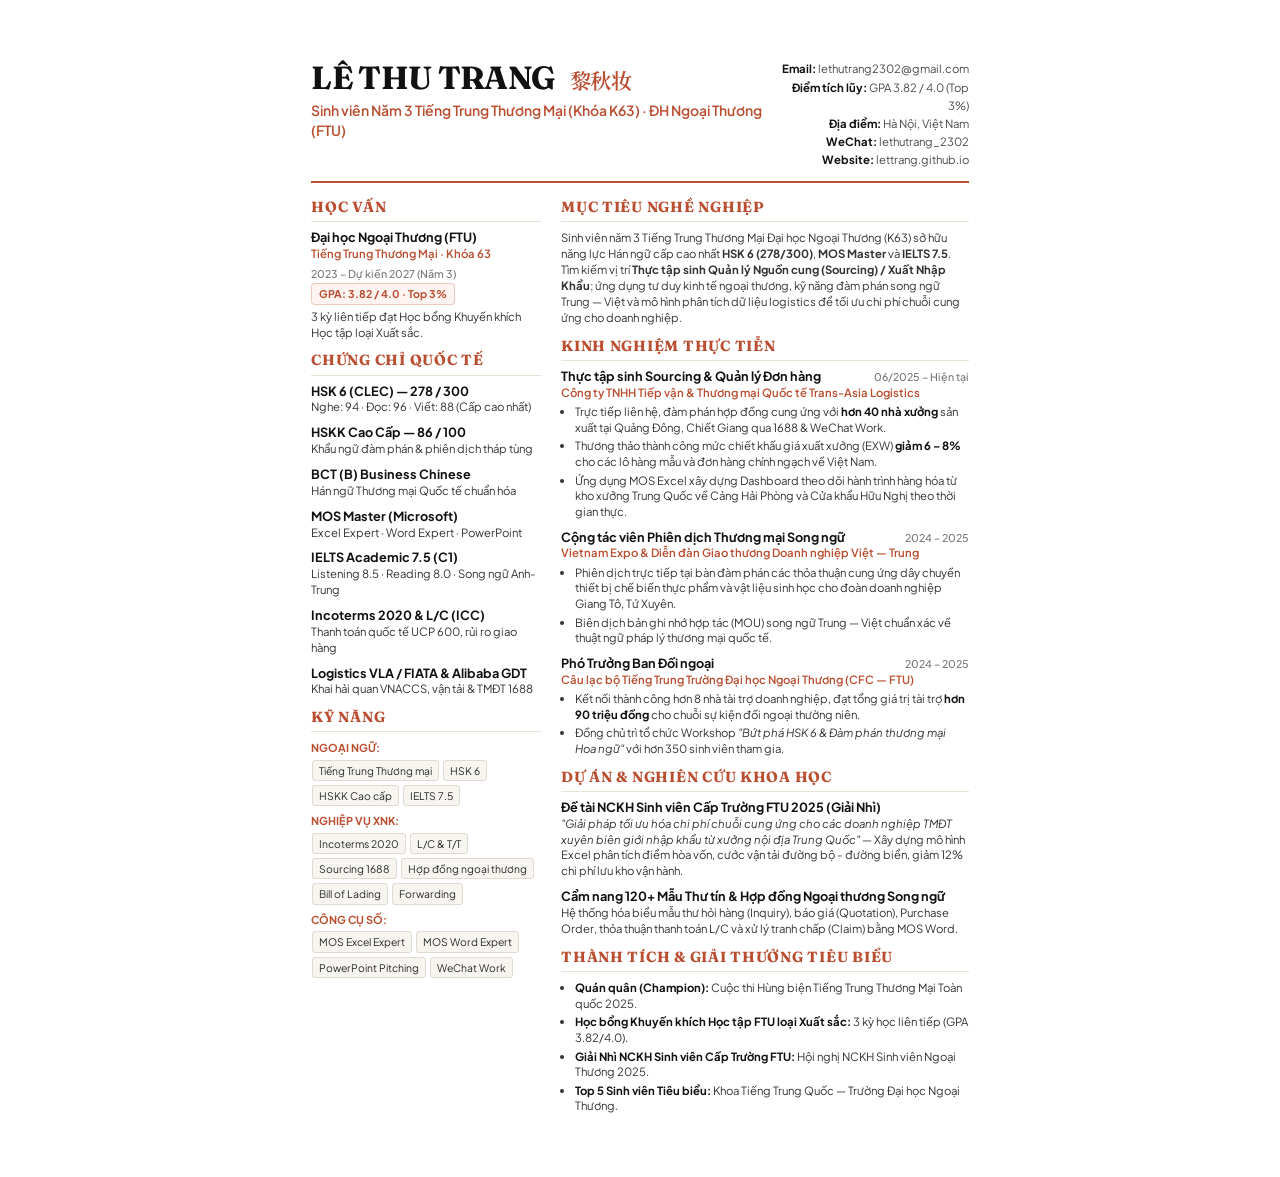
<file: cv.html>
<!DOCTYPE html>
<html lang="vi">
<head>
    <meta charset="UTF-8">
    <title>CV Lê Thu Trang — Tiếng Trung Thương Mại FTU K63</title>
    <!-- Google Fonts -->
    <link rel="preconnect" href="https://fonts.googleapis.com">
    <link rel="preconnect" href="https://fonts.gstatic.com" crossorigin>
    <link href="https://fonts.googleapis.com/css2?family=Fraunces:ital,opsz,wght@0,9..144,400;0,9..144,600;0,9..144,700;1,9..144,400&family=Noto+Serif+SC:wght@500;700&family=Plus+Jakarta+Sans:wght@400;500;600;700&display=swap" rel="stylesheet">
    <style>
        @page {
            size: A4;
            margin: 0;
        }
        * {
            margin: 0;
            padding: 0;
            box-sizing: border-box;
            -webkit-print-color-adjust: exact !important;
            print-color-adjust: exact !important;
        }
        body {
            font-family: 'Plus Jakarta Sans', sans-serif;
            background: #FFFFFF;
            color: #1A1A1A;
            line-height: 1.45;
            font-size: 9.5pt;
            width: 210mm;
            min-height: 297mm;
            margin: 0 auto;
            padding: 16mm 18mm;
        }
        
        /* Header */
        .cv-header {
            display: flex;
            justify-content: space-between;
            align-items: flex-start;
            border-bottom: 2.5px solid #BA4E30;
            padding-bottom: 12px;
            margin-bottom: 14px;
        }
        .header-main h1 {
            font-family: 'Fraunces', serif;
            font-size: 24pt;
            font-weight: 700;
            color: #111111;
            letter-spacing: -0.02em;
            line-height: 1.1;
        }
        .header-main h1 .chinese-name {
            font-family: 'Noto Serif SC', serif;
            font-size: 16pt;
            color: #BA4E30;
            margin-left: 8px;
            font-weight: 600;
        }
        .header-subtitle {
            font-size: 10.5pt;
            font-weight: 600;
            color: #BA4E30;
            margin-top: 4px;
        }
        .header-contact {
            text-align: right;
            font-size: 8.5pt;
            color: #4A4A4A;
            line-height: 1.6;
        }
        .header-contact strong {
            color: #111111;
        }

        /* 2-Column Grid Layout */
        .cv-body {
            display: grid;
            grid-template-columns: 35% 62%;
            gap: 3%;
        }

        /* Section Headings */
        .section-title {
            font-family: 'Fraunces', serif;
            font-size: 11pt;
            font-weight: 700;
            color: #BA4E30;
            text-transform: uppercase;
            letter-spacing: 0.05em;
            border-bottom: 1.5px solid #EAE2D5;
            padding-bottom: 3px;
            margin-bottom: 8px;
            margin-top: 10px;
            display: flex;
            align-items: center;
            gap: 6px;
        }
        .section-title:first-child {
            margin-top: 0;
        }

        /* Items */
        .cv-block {
            margin-bottom: 10px;
        }
        .cv-item-title {
            font-size: 9.5pt;
            font-weight: 700;
            color: #111111;
            line-height: 1.25;
        }
        .cv-item-meta {
            font-size: 8.5pt;
            font-weight: 600;
            color: #BA4E30;
            margin-bottom: 3px;
        }
        .cv-item-time {
            font-size: 8pt;
            color: #777777;
            font-weight: 500;
        }
        .cv-desc {
            font-size: 8.5pt;
            color: #333333;
            line-height: 1.4;
        }
        ul.cv-list {
            padding-left: 14px;
            font-size: 8.5pt;
            color: #333333;
            line-height: 1.38;
        }
        ul.cv-list li {
            margin-bottom: 3px;
        }
        ul.cv-list strong {
            color: #111111;
        }

        /* Badges & Scores */
        .score-pill {
            display: inline-block;
            background: #FDF3F0;
            color: #BA4E30;
            font-size: 8pt;
            font-weight: 700;
            padding: 2px 7px;
            border-radius: 4px;
            border: 0.5px solid rgba(186, 78, 48, 0.25);
            margin-top: 2px;
        }

        .skill-tag {
            display: inline-block;
            background: #F7F5F0;
            color: #2A2A2A;
            font-size: 7.8pt;
            padding: 2px 6px;
            border-radius: 3px;
            margin: 2px 1px;
            border: 0.5px solid #E0DAD0;
        }
    </style>
</head>
<body>

    <!-- Header -->
    <header class="cv-header">
        <div class="header-main">
            <h1>LÊ THU TRANG <span class="chinese-name">黎秋妆</span></h1>
            <div class="header-subtitle">Sinh viên Năm 3 Tiếng Trung Thương Mại (Khóa K63) · ĐH Ngoại Thương (FTU)</div>
        </div>
        <div class="header-contact">
            <div><strong>Email:</strong> lethutrang2302@gmail.com</div>
            <div><strong>Điểm tích lũy:</strong> GPA 3.82 / 4.0 (Top 3%)</div>
            <div><strong>Địa điểm:</strong> Hà Nội, Việt Nam</div>
            <div><strong>WeChat:</strong> lethutrang_2302</div>
            <div><strong>Website:</strong> lettrang.github.io</div>
        </div>
    </header>

    <!-- Main Content -->
    <div class="cv-body">
        
        <!-- Left Column -->
        <aside class="col-left">
            
            <h2 class="section-title">Học Vấn</h2>
            <div class="cv-block">
                <div class="cv-item-title">Đại học Ngoại Thương (FTU)</div>
                <div class="cv-item-meta">Tiếng Trung Thương Mại · Khóa 63</div>
                <div class="cv-item-time">2023 – Dự kiến 2027 (Năm 3)</div>
                <div class="score-pill">GPA: 3.82 / 4.0 · Top 3%</div>
                <p class="cv-desc" style="margin-top:4px;">
                    3 kỳ liên tiếp đạt Học bổng Khuyến khích Học tập loại Xuất sắc.
                </p>
            </div>

            <h2 class="section-title">Chứng Chỉ Quốc Tế</h2>
            <div class="cv-block">
                <div class="cv-item-title">HSK 6 (CLEC) — 278 / 300</div>
                <div class="cv-desc">Nghe: 94 · Đọc: 96 · Viết: 88 (Cấp cao nhất)</div>
            </div>
            <div class="cv-block">
                <div class="cv-item-title">HSKK Cao Cấp — 86 / 100</div>
                <div class="cv-desc">Khẩu ngữ đàm phán & phiên dịch tháp tùng</div>
            </div>
            <div class="cv-block">
                <div class="cv-item-title">BCT (B) Business Chinese</div>
                <div class="cv-desc">Hán ngữ Thương mại Quốc tế chuẩn hóa</div>
            </div>
            <div class="cv-block">
                <div class="cv-item-title">MOS Master (Microsoft)</div>
                <div class="cv-desc">Excel Expert · Word Expert · PowerPoint</div>
            </div>
            <div class="cv-block">
                <div class="cv-item-title">IELTS Academic 7.5 (C1)</div>
                <div class="cv-desc">Listening 8.5 · Reading 8.0 · Song ngữ Anh-Trung</div>
            </div>
            <div class="cv-block">
                <div class="cv-item-title">Incoterms 2020 & L/C (ICC)</div>
                <div class="cv-desc">Thanh toán quốc tế UCP 600, rủi ro giao hàng</div>
            </div>
            <div class="cv-block">
                <div class="cv-item-title">Logistics VLA / FIATA & Alibaba GDT</div>
                <div class="cv-desc">Khai hải quan VNACCS, vận tải & TMĐT 1688</div>
            </div>

            <h2 class="section-title">Kỹ Năng</h2>
            <div class="cv-block">
                <div style="font-weight:700; font-size:8.2pt; color:#BA4E30; margin-bottom:2px;">NGOẠI NGỮ:</div>
                <span class="skill-tag">Tiếng Trung Thương mại</span>
                <span class="skill-tag">HSK 6</span>
                <span class="skill-tag">HSKK Cao cấp</span>
                <span class="skill-tag">IELTS 7.5</span>
                
                <div style="font-weight:700; font-size:8.2pt; color:#BA4E30; margin-top:5px; margin-bottom:2px;">NGHIỆP VỤ XNK:</div>
                <span class="skill-tag">Incoterms 2020</span>
                <span class="skill-tag">L/C & T/T</span>
                <span class="skill-tag">Sourcing 1688</span>
                <span class="skill-tag">Hợp đồng ngoại thương</span>
                <span class="skill-tag">Bill of Lading</span>
                <span class="skill-tag">Forwarding</span>

                <div style="font-weight:700; font-size:8.2pt; color:#BA4E30; margin-top:5px; margin-bottom:2px;">CÔNG CỤ SỐ:</div>
                <span class="skill-tag">MOS Excel Expert</span>
                <span class="skill-tag">MOS Word Expert</span>
                <span class="skill-tag">PowerPoint Pitching</span>
                <span class="skill-tag">WeChat Work</span>
            </div>

        </aside>

        <!-- Right Column -->
        <main class="col-right">

            <h2 class="section-title">Mục Tiêu Nghề Nghiệp</h2>
            <div class="cv-block">
                <p class="cv-desc">
                    Sinh viên năm 3 Tiếng Trung Thương Mại Đại học Ngoại Thương (K63) sở hữu năng lực Hán ngữ cấp cao nhất <strong>HSK 6 (278/300)</strong>, <strong>MOS Master</strong> và <strong>IELTS 7.5</strong>. Tìm kiếm vị trí <strong>Thực tập sinh Quản lý Nguồn cung (Sourcing) / Xuất Nhập Khẩu</strong>; ứng dụng tư duy kinh tế ngoại thương, kỹ năng đàm phán song ngữ Trung — Việt và mô hình phân tích dữ liệu logistics để tối ưu chi phí chuỗi cung ứng cho doanh nghiệp.
                </p>
            </div>

            <h2 class="section-title">Kinh Nghiệm Thực Tiễn</h2>
            
            <div class="cv-block">
                <div style="display:flex; justify-content:space-between; align-items:baseline;">
                    <div class="cv-item-title">Thực tập sinh Sourcing & Quản lý Đơn hàng</div>
                    <div class="cv-item-time">06/2025 – Hiện tại</div>
                </div>
                <div class="cv-item-meta">Công ty TNHH Tiếp vận & Thương mại Quốc tế Trans-Asia Logistics</div>
                <ul class="cv-list">
                    <li>Trực tiếp liên hệ, đàm phán hợp đồng cung ứng với <strong>hơn 40 nhà xưởng</strong> sản xuất tại Quảng Đông, Chiết Giang qua 1688 & WeChat Work.</li>
                    <li>Thương thảo thành công mức chiết khấu giá xuất xưởng (EXW) <strong>giảm 6 – 8%</strong> cho các lô hàng mẫu và đơn hàng chính ngạch về Việt Nam.</li>
                    <li>Ứng dụng MOS Excel xây dựng Dashboard theo dõi hành trình hàng hóa từ kho xưởng Trung Quốc về Cảng Hải Phòng và Cửa khẩu Hữu Nghị theo thời gian thực.</li>
                </ul>
            </div>

            <div class="cv-block">
                <div style="display:flex; justify-content:space-between; align-items:baseline;">
                    <div class="cv-item-title">Cộng tác viên Phiên dịch Thương mại Song ngữ</div>
                    <div class="cv-item-time">2024 – 2025</div>
                </div>
                <div class="cv-item-meta">Vietnam Expo & Diễn đàn Giao thương Doanh nghiệp Việt — Trung</div>
                <ul class="cv-list">
                    <li>Phiên dịch trực tiếp tại bàn đàm phán các thỏa thuận cung ứng dây chuyền thiết bị chế biến thực phẩm và vật liệu sinh học cho đoàn doanh nghiệp Giang Tô, Tứ Xuyên.</li>
                    <li>Biên dịch bản ghi nhớ hợp tác (MOU) song ngữ Trung — Việt chuẩn xác về thuật ngữ pháp lý thương mại quốc tế.</li>
                </ul>
            </div>

            <div class="cv-block">
                <div style="display:flex; justify-content:space-between; align-items:baseline;">
                    <div class="cv-item-title">Phó Trưởng Ban Đối ngoại</div>
                    <div class="cv-item-time">2024 – 2025</div>
                </div>
                <div class="cv-item-meta">Câu lạc bộ Tiếng Trung Trường Đại học Ngoại Thương (CFC — FTU)</div>
                <ul class="cv-list">
                    <li>Kết nối thành công hơn 8 nhà tài trợ doanh nghiệp, đạt tổng giá trị tài trợ <strong>hơn 90 triệu đồng</strong> cho chuỗi sự kiện đối ngoại thường niên.</li>
                    <li>Đồng chủ trì tổ chức Workshop <em>"Bứt phá HSK 6 & Đàm phán thương mại Hoa ngữ"</em> với hơn 350 sinh viên tham gia.</li>
                </ul>
            </div>

            <h2 class="section-title">Dự Án & Nghiên Cứu Khoa Học</h2>
            
            <div class="cv-block">
                <div class="cv-item-title">Đề tài NCKH Sinh viên Cấp Trường FTU 2025 (Giải Nhì)</div>
                <div class="cv-desc">
                    <em>"Giải pháp tối ưu hóa chi phí chuỗi cung ứng cho các doanh nghiệp TMĐT xuyên biên giới nhập khẩu từ xưởng nội địa Trung Quốc"</em> — Xây dựng mô hình Excel phân tích điểm hòa vốn, cước vận tải đường bộ - đường biển, giảm 12% chi phí lưu kho vận hành.
                </div>
            </div>

            <div class="cv-block">
                <div class="cv-item-title">Cẩm nang 120+ Mẫu Thư tín & Hợp đồng Ngoại thương Song ngữ</div>
                <div class="cv-desc">
                    Hệ thống hóa biểu mẫu thư hỏi hàng (Inquiry), báo giá (Quotation), Purchase Order, thỏa thuận thanh toán L/C và xử lý tranh chấp (Claim) bằng MOS Word.
                </div>
            </div>

            <h2 class="section-title">Thành Tích & Giải Thưởng Tiêu Biểu</h2>
            <ul class="cv-list">
                <li><strong>Quán quân (Champion):</strong> Cuộc thi Hùng biện Tiếng Trung Thương Mại Toàn quốc 2025.</li>
                <li><strong>Học bổng Khuyến khích Học tập FTU loại Xuất sắc:</strong> 3 kỳ học liên tiếp (GPA 3.82/4.0).</li>
                <li><strong>Giải Nhì NCKH Sinh viên Cấp Trường FTU:</strong> Hội nghị NCKH Sinh viên Ngoại Thương 2025.</li>
                <li><strong>Top 5 Sinh viên Tiêu biểu:</strong> Khoa Tiếng Trung Quốc — Trường Đại học Ngoại Thương.</li>
            </ul>

        </main>

    </div>

</body>
</html>
</file>
<file: css/style.css>
/* ==========================================================================
   LÊ THU TRANG — PORTFOLIO DESIGN SYSTEM & STYLESHEET
   Style: Contemporary Luxury Editorial & Modern Global Trade Fusion
   Typography: Fraunces (Headings) & Plus Jakarta Sans / Instrument Sans (Body)
   ========================================================================== */

/* --- 1. CSS Custom Properties / Tokens --- */
:root {
  /* Fonts */
  --font-serif: 'Fraunces', Georgia, serif;
  --font-sans: 'Plus Jakarta Sans', 'Instrument Sans', -apple-system, BlinkMacSystemFont, 'Segoe UI', Roboto, sans-serif;
  --font-chinese: 'Noto Serif SC', 'PingFang SC', 'Source Han Serif SC', 'Microsoft YaHei', serif;

  /* Light Theme (Warm Alabaster & Tactile Editorial) */
  --bg-body: #FAF7F2;
  --bg-surface: #F2ECE1;
  --bg-surface-elevated: #FFFFFF;
  --bg-surface-translucent: rgba(250, 247, 242, 0.82);
  --bg-card: rgba(255, 255, 255, 0.72);
  --bg-card-hover: rgba(255, 255, 255, 0.94);
  --border-subtle: rgba(28, 24, 20, 0.08);
  --border-medium: rgba(28, 24, 20, 0.16);
  --border-strong: rgba(28, 24, 20, 0.28);

  --text-main: #1C1814;
  --text-soft: #383029;
  --text-muted: #6B6156;
  --text-faint: #968A7D;

  /* Accents */
  --terracotta: #BA4E30;
  --terracotta-dark: #96381E;
  --terracotta-light: #F7EAE5;
  --sage: #4E6B56;
  --sage-light: #EBF1EC;
  --brass: #B68A48;
  --brass-light: #F8F3EA;
  --crimson-seal: #AE2424;
  --accent-blue: #2E5B88;

  --shadow-sm: 0 2px 8px rgba(28, 24, 20, 0.04);
  --shadow-md: 0 10px 30px rgba(28, 24, 20, 0.07);
  --shadow-lg: 0 20px 50px rgba(28, 24, 20, 0.11);
  --shadow-glow: 0 0 35px rgba(186, 78, 48, 0.18);

  --radius-sm: 8px;
  --radius-md: 14px;
  --radius-lg: 22px;
  --radius-full: 9999px;

  --transition-smooth: all 0.4s cubic-bezier(0.16, 1, 0.3, 1);
  --transition-spring: all 0.6s cubic-bezier(0.34, 1.56, 0.64, 1);
}

/* Dark Theme (Executive Obsidian & Luminous Accents) */
[data-theme="dark"] {
  --bg-body: #0E1015;
  --bg-surface: #151821;
  --bg-surface-elevated: #1D212C;
  --bg-surface-translucent: rgba(14, 16, 21, 0.84);
  --bg-card: rgba(25, 29, 39, 0.72);
  --bg-card-hover: rgba(32, 38, 50, 0.92);
  --border-subtle: rgba(255, 255, 255, 0.07);
  --border-medium: rgba(255, 255, 255, 0.14);
  --border-strong: rgba(255, 255, 255, 0.25);

  --text-main: #F4F1EA;
  --text-soft: #D6CFBE;
  --text-muted: #9E9689;
  --text-faint: #6A6356;

  --terracotta: #E36444;
  --terracotta-dark: #C94C2B;
  --terracotta-light: rgba(227, 100, 68, 0.14);
  --sage: #75A482;
  --sage-light: rgba(117, 164, 130, 0.14);
  --brass: #D7AA64;
  --brass-light: rgba(215, 170, 100, 0.14);
  --crimson-seal: #D94444;
  --accent-blue: #4F89C4;

  --shadow-sm: 0 2px 10px rgba(0, 0, 0, 0.25);
  --shadow-md: 0 10px 30px rgba(0, 0, 0, 0.45);
  --shadow-lg: 0 20px 50px rgba(0, 0, 0, 0.65);
  --shadow-glow: 0 0 40px rgba(227, 100, 68, 0.25);
}

/* --- 2. Base & Reset --- */
*, *::before, *::after {
  margin: 0;
  padding: 0;
  box-sizing: border-box;
}

html {
  scroll-behavior: smooth;
  font-size: 16px;
  -webkit-text-size-adjust: 100%;
}

body {
  font-family: var(--font-sans);
  background-color: var(--bg-body);
  color: var(--text-main);
  line-height: 1.7;
  letter-spacing: 0.005em;
  overflow-x: hidden;
  position: relative;
  -webkit-font-smoothing: antialiased;
  -moz-osx-font-smoothing: grayscale;
  transition: background-color 0.5s ease, color 0.5s ease;
}

/* Paper Grain Texture Overlay */
body::before {
  content: '';
  position: fixed;
  inset: 0;
  pointer-events: none;
  z-index: 999;
  opacity: 0.35;
  background-image: url("data:image/svg+xml;utf8,<svg xmlns='http://www.w3.org/2000/svg' width='220' height='220'><filter id='noise'><feTurbulence type='fractalNoise' baseFrequency='0.8' numOctaves='2' stitchTiles='stitch'/><feColorMatrix values='0 0 0 0 0.12 0 0 0 0 0.1 0 0 0 0 0.08 0 0 0 0.08 0'/></filter><rect width='220' height='220' filter='url(%23noise)'/></svg>");
  mix-blend-mode: multiply;
}

[data-theme="dark"] body::before {
  opacity: 0.15;
  mix-blend-mode: screen;
}

/* Custom Scrollbar */
::-webkit-scrollbar {
  width: 8px;
}
::-webkit-scrollbar-track {
  background: var(--bg-body);
}
::-webkit-scrollbar-thumb {
  background: var(--border-medium);
  border-radius: var(--radius-full);
}
::-webkit-scrollbar-thumb:hover {
  background: var(--terracotta);
}

::selection {
  background: var(--terracotta);
  color: #FFFFFF;
}

/* Scroll Progress Bar */
#scroll-progress {
  position: fixed;
  top: 0;
  left: 0;
  height: 3px;
  width: 0%;
  background: linear-gradient(90deg, var(--terracotta), var(--brass), var(--sage));
  z-index: 10001;
  transition: width 0.1s linear;
}

/* Canvas background */
#particle-canvas {
  position: fixed;
  top: 0;
  left: 0;
  width: 100vw;
  height: 100vh;
  pointer-events: none;
  z-index: 1;
  opacity: 0.65;
}

/* --- 3. Custom Fluid Cursor --- */
#cursor-dot {
  position: fixed;
  top: 0;
  left: 0;
  width: 8px;
  height: 8px;
  background: var(--terracotta);
  border-radius: 50%;
  pointer-events: none;
  z-index: 10000;
  transform: translate(-50%, -50%);
  transition: width 0.25s ease, height 0.25s ease, background 0.25s ease, opacity 0.25s ease;
  will-change: transform;
}

#cursor-ring {
  position: fixed;
  top: 0;
  left: 0;
  width: 38px;
  height: 38px;
  border: 1.5px solid var(--terracotta);
  border-radius: 50%;
  pointer-events: none;
  z-index: 9999;
  transform: translate(-50%, -50%);
  transition: width 0.35s cubic-bezier(0.16, 1, 0.3, 1), height 0.35s cubic-bezier(0.16, 1, 0.3, 1), border-color 0.3s ease, background 0.3s ease;
  will-change: transform;
}

body.cursor-hover #cursor-dot {
  width: 4px;
  height: 4px;
  background: var(--brass);
}

body.cursor-hover #cursor-ring {
  width: 60px;
  height: 60px;
  background: rgba(186, 78, 48, 0.1);
  border-color: var(--terracotta);
  backdrop-filter: blur(1px);
}

@media (max-width: 992px) {
  #cursor-dot, #cursor-ring {
    display: none !important;
  }
}

/* --- 4. Ambient Breathing Blobs --- */
.breath-container {
  position: absolute;
  pointer-events: none;
  filter: blur(85px);
  z-index: 2;
  opacity: 0.7;
}

.breath-blob {
  position: absolute;
  border-radius: 50%;
  mix-blend-mode: multiply;
  will-change: transform;
}

[data-theme="dark"] .breath-blob {
  mix-blend-mode: screen;
  opacity: 0.35;
}

.breath-blob.terracotta {
  background: radial-gradient(circle at 35% 35%, var(--terracotta), transparent 70%);
  animation: breath-1 9s ease-in-out infinite alternate;
}

.breath-blob.sage {
  background: radial-gradient(circle at 65% 55%, var(--sage), transparent 70%);
  animation: breath-2 11s ease-in-out infinite alternate;
}

.breath-blob.brass {
  background: radial-gradient(circle at 50% 50%, var(--brass), transparent 70%);
  animation: breath-3 13s ease-in-out infinite alternate;
}

@keyframes breath-1 {
  0% { transform: scale(1) translate(0, 0) rotate(0deg); }
  100% { transform: scale(1.22) translate(45px, -35px) rotate(45deg); }
}

@keyframes breath-2 {
  0% { transform: scale(1) translate(0, 0) rotate(0deg); }
  100% { transform: scale(1.18) translate(-40px, 45px) rotate(-35deg); }
}

@keyframes breath-3 {
  0% { transform: scale(1) translate(0, 0); }
  100% { transform: scale(1.3) translate(30px, 25px); }
}

/* --- 5. Typography & Utility Classes --- */
h1, h2, h3, h4, .font-serif {
  font-family: var(--font-serif);
  font-feature-settings: 'ss01' on, 'ss02' on;
  letter-spacing: -0.02em;
}

.chinese-text {
  font-family: var(--font-chinese);
}

.italic {
  font-style: italic;
}

.font-light {
  font-weight: 300;
}

.font-normal {
  font-weight: 400;
}

.font-medium {
  font-weight: 500;
}

.font-semibold {
  font-weight: 600;
}

.font-bold {
  font-weight: 700;
}

/* Reveal on Scroll Animation */
.reveal {
  opacity: 0;
  transform: translateY(32px);
  transition: opacity 0.85s cubic-bezier(0.16, 1, 0.3, 1), transform 0.85s cubic-bezier(0.16, 1, 0.3, 1);
  will-change: opacity, transform;
}

.reveal.visible {
  opacity: 1;
  transform: translateY(0);
}

.reveal-scale {
  opacity: 0;
  transform: scale(0.94) translateY(20px);
  transition: opacity 0.85s cubic-bezier(0.16, 1, 0.3, 1), transform 0.85s cubic-bezier(0.16, 1, 0.3, 1);
}

.reveal-scale.visible {
  opacity: 1;
  transform: scale(1) translateY(0);
}

.reveal-d1 { transition-delay: 0.12s; }
.reveal-d2 { transition-delay: 0.22s; }
.reveal-d3 { transition-delay: 0.32s; }
.reveal-d4 { transition-delay: 0.42s; }
.reveal-d5 { transition-delay: 0.52s; }

/* Dividers */
.diag-divider {
  width: 100%;
  height: 1px;
  background: linear-gradient(90deg, transparent, var(--border-medium) 20%, var(--border-medium) 80%, transparent);
  margin: 0 auto;
}

/* Subtle link underline animation */
.link-underline {
  position: relative;
  text-decoration: none;
  color: inherit;
  background-image: linear-gradient(var(--terracotta), var(--terracotta));
  background-position: 0 100%;
  background-repeat: no-repeat;
  background-size: 0% 1.5px;
  transition: background-size 0.4s cubic-bezier(0.16, 1, 0.3, 1), color 0.3s ease;
  padding-bottom: 2px;
}

.link-underline:hover {
  background-size: 100% 1.5px;
  color: var(--terracotta);
}

/* Status Pulsing Dot */
.status-dot {
  width: 8px;
  height: 8px;
  background: var(--sage);
  border-radius: 50%;
  display: inline-block;
  animation: pulse-dot 2.6s ease-in-out infinite;
}

@keyframes pulse-dot {
  0%, 100% { box-shadow: 0 0 0 0 rgba(78, 107, 86, 0.6); }
  50% { box-shadow: 0 0 0 7px rgba(78, 107, 86, 0); }
}

/* --- 6. Navigation & Header --- */
.site-header {
  position: fixed;
  top: 0;
  left: 0;
  right: 0;
  z-index: 1000;
  display: flex;
  justify-content: space-between;
  align-items: center;
  padding: 18px 48px;
  background: var(--bg-surface-translucent);
  backdrop-filter: blur(14px);
  -webkit-backdrop-filter: blur(14px);
  border-bottom: 1px solid var(--border-subtle);
  transition: var(--transition-smooth);
}

.header-scrolled {
  padding: 12px 48px;
  background: var(--bg-surface-translucent);
  box-shadow: var(--shadow-sm);
}

.header-logo {
  display: flex;
  align-items: center;
  gap: 12px;
  text-decoration: none;
  color: var(--text-main);
  font-family: var(--font-serif);
  font-size: 1.35rem;
  letter-spacing: -0.02em;
}

.header-logo .logo-badge {
  font-family: var(--font-sans);
  font-size: 0.68rem;
  font-weight: 600;
  letter-spacing: 0.12em;
  text-transform: uppercase;
  background: var(--terracotta-light);
  color: var(--terracotta);
  padding: 4px 9px;
  border-radius: var(--radius-full);
  border: 1px solid rgba(186, 78, 48, 0.2);
}

.header-nav {
  display: flex;
  align-items: center;
  gap: 26px;
}

.header-nav a {
  font-size: 0.86rem;
  font-weight: 500;
  color: var(--text-soft);
  letter-spacing: 0.02em;
  transition: color 0.3s ease;
}

.header-nav a.active {
  color: var(--terracotta);
  font-weight: 600;
}

.header-actions {
  display: flex;
  align-items: center;
  gap: 16px;
}

/* Control Buttons (Theme, Sound, Lang) */
.icon-btn {
  background: transparent;
  border: 1px solid var(--border-medium);
  border-radius: var(--radius-full);
  width: 38px;
  height: 38px;
  display: inline-flex;
  align-items: center;
  justify-content: center;
  cursor: pointer;
  color: var(--text-soft);
  transition: var(--transition-smooth);
}

.icon-btn:hover {
  border-color: var(--terracotta);
  color: var(--terracotta);
  transform: translateY(-2px);
  box-shadow: var(--shadow-sm);
}

.header-status {
  display: flex;
  align-items: center;
  gap: 8px;
  font-size: 0.78rem;
  letter-spacing: 0.08em;
  text-transform: uppercase;
  color: var(--text-muted);
  font-weight: 500;
}

/* Mobile Menu Button */
.mobile-menu-btn {
  display: none;
  background: transparent;
  border: none;
  cursor: pointer;
  padding: 8px;
  color: var(--text-main);
}


/* --- 7. Buttons & Badges --- */
.btn {
  display: inline-flex;
  align-items: center;
  gap: 10px;
  font-family: var(--font-sans);
  font-size: 0.92rem;
  font-weight: 600;
  letter-spacing: 0.02em;
  padding: 13px 26px;
  border-radius: var(--radius-full);
  text-decoration: none;
  cursor: pointer;
  transition: var(--transition-smooth);
  border: 1px solid transparent;
  position: relative;
  overflow: hidden;
}

.btn-primary {
  background: var(--terracotta);
  color: #FFFFFF;
  box-shadow: 0 4px 18px rgba(186, 78, 48, 0.28);
}

.btn-primary:hover {
  background: var(--terracotta-dark);
  transform: translateY(-3px);
  box-shadow: 0 8px 25px rgba(186, 78, 48, 0.4);
  color: #FFFFFF;
}

.btn-secondary {
  background: var(--bg-surface-elevated);
  color: var(--text-main);
  border-color: var(--border-medium);
  box-shadow: var(--shadow-sm);
}

.btn-secondary:hover {
  border-color: var(--terracotta);
  color: var(--terracotta);
  transform: translateY(-3px);
  box-shadow: var(--shadow-md);
}

.btn-sm {
  padding: 8px 16px;
  font-size: 0.8rem;
}

/* Badges */
.badge {
  display: inline-flex;
  align-items: center;
  gap: 6px;
  font-size: 0.72rem;
  font-weight: 600;
  letter-spacing: 0.08em;
  text-transform: uppercase;
  padding: 5px 12px;
  border-radius: var(--radius-full);
  background: var(--bg-surface);
  border: 1px solid var(--border-medium);
  color: var(--text-soft);
}

.badge-gold {
  background: var(--brass-light);
  color: var(--brass);
  border-color: rgba(182, 138, 72, 0.35);
}

.badge-terracotta {
  background: var(--terracotta-light);
  color: var(--terracotta);
  border-color: rgba(186, 78, 48, 0.35);
}

.badge-sage {
  background: var(--sage-light);
  color: var(--sage);
  border-color: rgba(78, 107, 86, 0.35);
}

.badge-blue {
  background: rgba(46, 91, 136, 0.12);
  color: var(--accent-blue);
  border-color: rgba(46, 91, 136, 0.3);
}

/* Section Header Eyebrow */
.section-eyebrow {
  display: flex;
  align-items: center;
  gap: 12px;
  font-size: 0.76rem;
  font-weight: 600;
  letter-spacing: 0.24em;
  text-transform: uppercase;
  color: var(--terracotta);
  margin-bottom: 14px;
}

.section-eyebrow .bar {
  width: 28px;
  height: 1.5px;
  background: var(--terracotta);
}

.section-heading {
  font-family: var(--font-serif);
  font-size: clamp(2rem, 4vw, 3.2rem);
  line-height: 1.15;
  color: var(--text-main);
  margin-bottom: 24px;
  font-weight: 400;
}

.section-subheading {
  font-size: 1.05rem;
  color: var(--text-muted);
  max-width: 680px;
  margin-bottom: 48px;
  line-height: 1.7;
}

/* Layout container */
.main-content {
  position: relative;
  z-index: 10;
  max-width: 1240px;
  margin: 0 auto;
  padding: 0 32px;
}

.section {
  padding: 100px 0;
  position: relative;
}

/* --- 8. Hero Section --- */
.hero {
  position: relative;
  min-height: 100vh;
  display: flex;
  flex-direction: column;
  justify-content: center;
  padding: 140px 48px 80px 48px;
  overflow: hidden;
  max-width: 1440px;
  margin: 0 auto;
}

.hero-inner {
  display: grid;
  grid-template-columns: 1fr 340px;
  gap: 64px;
  align-items: flex-end;
  position: relative;
  z-index: 10;
}

.hero-eyebrow {
  display: flex;
  align-items: center;
  gap: 14px;
  font-size: 0.8rem;
  letter-spacing: 0.22em;
  text-transform: uppercase;
  color: var(--text-muted);
  margin-bottom: 24px;
}

.hero-eyebrow .bar {
  width: 32px;
  height: 1px;
  background: var(--text-muted);
}

.hero-name {
  font-family: var(--font-serif);
  font-size: clamp(3.4rem, 8.5vw, 7.5rem);
  line-height: 0.95;
  letter-spacing: -0.04em;
  color: var(--text-main);
  margin-bottom: 28px;
  font-weight: 400;
}

.hero-intro {
  font-size: clamp(1.05rem, 1.35vw, 1.25rem);
  color: var(--text-soft);
  max-width: 720px;
  line-height: 1.8;
  margin-bottom: 24px;
}

.accent-tag {
  color: var(--terracotta);
  font-weight: 600;
  padding: 2px 6px;
  background: var(--terracotta-light);
  border-radius: 4px;
  white-space: nowrap;
}

.hero-tagline {
  font-family: var(--font-serif);
  font-size: 1.3rem;
  color: var(--text-muted);
  min-height: 38px;
  display: flex;
  align-items: center;
  margin-bottom: 36px;
}

.cursor-blink {
  display: inline-block;
  width: 2px;
  height: 1.3rem;
  background: var(--terracotta);
  margin-left: 6px;
  animation: blink 1s infinite;
}

@keyframes blink {
  0%, 100% { opacity: 1; }
  50% { opacity: 0; }
}

.hero-cta-group {
  display: flex;
  flex-wrap: wrap;
  align-items: center;
  gap: 16px;
}

/* Hero Quick Metadata Aside */
.hero-aside {
  background: var(--bg-card);
  backdrop-filter: blur(12px);
  -webkit-backdrop-filter: blur(12px);
  border: 1px solid var(--border-medium);
  border-radius: var(--radius-lg);
  padding: 30px;
  box-shadow: var(--shadow-md);
  transition: var(--transition-smooth);
}

.hero-aside:hover {
  transform: translateY(-4px);
  border-color: var(--terracotta);
  box-shadow: var(--shadow-lg);
}

.hero-aside-label {
  display: flex;
  align-items: center;
  gap: 10px;
  font-size: 0.74rem;
  font-weight: 700;
  letter-spacing: 0.18em;
  text-transform: uppercase;
  color: var(--terracotta);
  margin-bottom: 20px;
  padding-bottom: 12px;
  border-bottom: 1px solid var(--border-subtle);
}

.hero-aside-label .bar {
  width: 14px;
  height: 2px;
  background: var(--terracotta);
}

.hero-aside-list {
  list-style: none;
  display: flex;
  flex-direction: column;
  gap: 14px;
}

.hero-aside-list li {
  display: flex;
  flex-direction: column;
  gap: 3px;
  font-size: 0.88rem;
  color: var(--text-main);
}

.hero-aside-list .ha-k {
  font-size: 0.72rem;
  letter-spacing: 0.06em;
  text-transform: uppercase;
  color: var(--text-muted);
  font-weight: 600;
}

/* Scroll cues */
.scroll-cue {
  margin-top: 48px;
  font-size: 0.74rem;
  letter-spacing: 0.2em;
  text-transform: uppercase;
  color: var(--text-faint);
}

.scroll-cue a {
  display: inline-flex;
  align-items: center;
  gap: 14px;
  text-decoration: none;
  color: inherit;
  transition: color 0.3s ease;
}

.scroll-cue a:hover {
  color: var(--terracotta);
}

.scroll-cue .line {
  width: 44px;
  height: 1px;
  background: currentColor;
}

/* --- 9. About Section --- */
.about-head {
  display: flex;
  align-items: center;
  gap: 48px;
  margin-bottom: 56px;
}

.avatar-wrapper {
  position: relative;
  width: 220px;
  height: 220px;
  flex-shrink: 0;
  border-radius: var(--radius-lg);
  overflow: visible;
}

.about-avatar {
  width: 100%;
  height: 100%;
  object-fit: cover;
  border-radius: var(--radius-lg);
  box-shadow: var(--shadow-lg);
  border: 4px solid var(--bg-surface-elevated);
  transition: transform 0.6s cubic-bezier(0.16, 1, 0.3, 1);
}

.avatar-wrapper:hover .about-avatar {
  transform: scale(1.04) rotate(-1deg);
}

/* Traditional Chinese Vermilion Seal Stamp */
.avatar-badge-chinese {
  position: absolute;
  bottom: -14px;
  right: -14px;
  width: 52px;
  height: 52px;
  background: var(--crimson-seal);
  color: #FFFFFF;
  font-family: var(--font-chinese);
  font-size: 1.6rem;
  font-weight: 700;
  border-radius: 8px;
  display: flex;
  align-items: center;
  justify-content: center;
  box-shadow: 0 6px 16px rgba(174, 36, 36, 0.45);
  border: 2px solid #FFFFFF;
  cursor: pointer;
  transition: var(--transition-spring);
  user-select: none;
}

.avatar-badge-chinese:hover {
  transform: scale(1.15) rotate(8deg);
  box-shadow: 0 10px 24px rgba(174, 36, 36, 0.6);
}

.chinese-quote {
  font-family: var(--font-chinese);
  font-size: 1.25rem;
  color: var(--terracotta);
  margin-top: 14px;
  font-style: italic;
  letter-spacing: 0.05em;
}

.about-grid {
  display: grid;
  grid-template-columns: 1.2fr 1fr;
  gap: 56px;
  align-items: start;
}

.about-text p {
  font-size: 1.05rem;
  color: var(--text-soft);
  margin-bottom: 20px;
  line-height: 1.85;
}

.highlight-box {
  background: var(--brass-light);
  border-left: 4px solid var(--brass);
  padding: 22px 24px;
  border-radius: 0 var(--radius-md) var(--radius-md) 0;
  margin-top: 28px;
}

.highlight-box p {
  margin-bottom: 0;
  color: var(--text-main);
  font-size: 0.98rem;
}

/* Stats Row */
.stats-row {
  display: grid;
  grid-template-columns: repeat(2, 1fr);
  gap: 20px;
}

.stat-card {
  background: var(--bg-card);
  border: 1px solid var(--border-medium);
  border-radius: var(--radius-md);
  padding: 26px 22px;
  box-shadow: var(--shadow-sm);
  display: flex;
  flex-direction: column;
  gap: 6px;
  position: relative;
  overflow: hidden;
  transition: var(--transition-smooth);
}

.stat-card:hover {
  transform: translateY(-6px);
  border-color: var(--terracotta);
  box-shadow: var(--shadow-md);
}

.stat-number {
  font-family: var(--font-serif);
  font-size: 2.5rem;
  line-height: 1;
  color: var(--terracotta);
  font-weight: 500;
}

.stat-label {
  font-size: 0.92rem;
  font-weight: 700;
  color: var(--text-main);
}

.stat-desc {
  font-size: 0.8rem;
  color: var(--text-muted);
  line-height: 1.5;
}

/* --- 10. Education Timeline --- */
.timeline {
  position: relative;
  margin-top: 40px;
  padding-left: 36px;
}

.timeline::before {
  content: '';
  position: absolute;
  top: 10px;
  bottom: 10px;
  left: 9px;
  width: 2px;
  background: linear-gradient(180deg, var(--terracotta), var(--brass), var(--border-medium));
}

.timeline-item {
  position: relative;
  margin-bottom: 48px;
}

.timeline-item::before {
  content: '';
  position: absolute;
  left: -36px;
  top: 6px;
  width: 20px;
  height: 20px;
  border-radius: 50%;
  background: var(--bg-surface-elevated);
  border: 4px solid var(--terracotta);
  box-shadow: var(--shadow-sm);
  transition: transform 0.3s ease;
}

.timeline-item:hover::before {
  transform: scale(1.3);
  background: var(--terracotta);
}

.timeline-period {
  font-size: 0.78rem;
  font-weight: 700;
  letter-spacing: 0.14em;
  text-transform: uppercase;
  color: var(--terracotta);
  margin-bottom: 8px;
}

.timeline-content {
  background: var(--bg-card);
  border: 1px solid var(--border-medium);
  border-radius: var(--radius-md);
  padding: 28px 32px;
  box-shadow: var(--shadow-sm);
  transition: var(--transition-smooth);
}

.timeline-content:hover {
  transform: translateX(6px);
  border-color: var(--terracotta);
  box-shadow: var(--shadow-md);
}

.timeline-content h3 {
  font-size: 1.35rem;
  color: var(--text-main);
  margin-bottom: 6px;
}

.timeline-content .subtitle {
  font-size: 0.95rem;
  font-weight: 600;
  color: var(--terracotta);
  margin-bottom: 12px;
}

.timeline-content .details {
  font-size: 0.95rem;
  color: var(--text-muted);
  margin-bottom: 16px;
}

.accent-list {
  padding-left: 20px;
  display: flex;
  flex-direction: column;
  gap: 8px;
  font-size: 0.92rem;
  color: var(--text-soft);
}

.accent-list strong {
  color: var(--text-main);
}

/* --- 11. Certificates Grid & Filter --- */
.certs-filter {
  display: flex;
  flex-wrap: wrap;
  gap: 10px;
  margin-bottom: 36px;
}

.filter-btn {
  background: var(--bg-surface);
  border: 1px solid var(--border-medium);
  border-radius: var(--radius-full);
  padding: 8px 18px;
  font-size: 0.84rem;
  font-weight: 600;
  color: var(--text-muted);
  cursor: pointer;
  transition: var(--transition-smooth);
}

.filter-btn:hover {
  color: var(--terracotta);
  border-color: var(--terracotta);
}

.filter-btn.active {
  background: var(--terracotta);
  color: #FFFFFF;
  border-color: var(--terracotta);
  box-shadow: 0 4px 14px rgba(186, 78, 48, 0.3);
}

.certs-grid {
  display: grid;
  grid-template-columns: repeat(auto-fill, minmax(360px, 1fr));
  gap: 24px;
}

.cert-card {
  background: var(--bg-card);
  border: 1px solid var(--border-medium);
  border-radius: var(--radius-lg);
  padding: 28px;
  box-shadow: var(--shadow-sm);
  display: flex;
  flex-direction: column;
  position: relative;
  transition: var(--transition-smooth);
  backdrop-filter: blur(8px);
}

.cert-card.featured {
  grid-column: span 2;
  border-color: rgba(186, 78, 48, 0.4);
  background: linear-gradient(135deg, var(--bg-card) 0%, rgba(186, 78, 48, 0.04) 100%);
}

@media (max-width: 900px) {
  .cert-card.featured {
    grid-column: span 1;
  }
}

.cert-card:hover {
  transform: translateY(-6px);
  border-color: var(--terracotta);
  box-shadow: var(--shadow-lg);
}

.cert-header {
  display: flex;
  justify-content: space-between;
  align-items: flex-start;
  gap: 16px;
  margin-bottom: 16px;
}

.cert-icon-title {
  display: flex;
  gap: 16px;
  align-items: flex-start;
}

.cert-icon {
  width: 44px;
  height: 44px;
  border-radius: 12px;
  background: var(--terracotta-light);
  color: var(--terracotta);
  display: flex;
  align-items: center;
  justify-content: center;
  flex-shrink: 0;
}

.cert-card h3 {
  font-size: 1.15rem;
  color: var(--text-main);
  line-height: 1.35;
  margin-bottom: 4px;
}

.cert-issuer {
  font-size: 0.78rem;
  color: var(--text-muted);
}

.cert-score-highlight {
  background: var(--bg-surface);
  border-radius: var(--radius-sm);
  padding: 10px 14px;
  margin-bottom: 14px;
  display: flex;
  align-items: baseline;
  gap: 10px;
}

.score-value {
  font-family: var(--font-serif);
  font-size: 1.4rem;
  font-weight: 700;
  color: var(--terracotta);
}

.score-label {
  font-size: 0.8rem;
  color: var(--text-muted);
}

.cert-desc {
  font-size: 0.92rem;
  color: var(--text-soft);
  line-height: 1.65;
  margin-bottom: 18px;
  flex-grow: 1;
}

.cert-tags {
  display: flex;
  flex-wrap: wrap;
  gap: 6px;
}

.cert-tags span {
  font-size: 0.72rem;
  font-weight: 500;
  padding: 4px 10px;
  border-radius: var(--radius-full);
  background: var(--bg-surface);
  color: var(--text-muted);
  border: 1px solid var(--border-subtle);
}

/* --- 12. Awards & Honors --- */
.awards-grid {
  display: grid;
  grid-template-columns: repeat(auto-fill, minmax(280px, 1fr));
  gap: 24px;
}

.award-card {
  background: var(--bg-card);
  border: 1px solid var(--border-medium);
  border-radius: var(--radius-lg);
  padding: 30px 24px;
  box-shadow: var(--shadow-sm);
  display: flex;
  flex-direction: column;
  gap: 16px;
  transition: var(--transition-smooth);
}

.award-card:hover {
  transform: translateY(-8px);
  border-color: var(--brass);
  box-shadow: 0 16px 36px rgba(182, 138, 72, 0.18);
}

.award-icon-box {
  width: 52px;
  height: 52px;
  border-radius: var(--radius-md);
  background: var(--brass-light);
  color: var(--brass);
  display: flex;
  align-items: center;
  justify-content: center;
}

.award-content h3 {
  font-size: 1.15rem;
  color: var(--text-main);
  line-height: 1.35;
  margin-bottom: 6px;
}

.award-meta {
  font-size: 0.78rem;
  font-weight: 600;
  color: var(--brass);
  margin-bottom: 12px;
}

.award-desc {
  font-size: 0.88rem;
  color: var(--text-muted);
  line-height: 1.65;
}

/* --- 13. Skills Section --- */
.skills-grid {
  display: grid;
  grid-template-columns: repeat(3, 1fr);
  gap: 28px;
}

@media (max-width: 992px) {
  .skills-grid {
    grid-template-columns: 1fr;
  }
}

.skill-category {
  background: var(--bg-card);
  border: 1px solid var(--border-medium);
  border-radius: var(--radius-lg);
  padding: 32px 28px;
  box-shadow: var(--shadow-sm);
  transition: var(--transition-smooth);
}

.skill-category:hover {
  transform: translateY(-6px);
  border-color: var(--terracotta);
  box-shadow: var(--shadow-md);
}

.skill-icon {
  width: 48px;
  height: 48px;
  border-radius: 14px;
  background: var(--terracotta-light);
  color: var(--terracotta);
  display: flex;
  align-items: center;
  justify-content: center;
  margin-bottom: 20px;
}

.skill-category h3 {
  font-size: 1.25rem;
  color: var(--text-main);
  margin-bottom: 6px;
}

.skill-category-sub {
  font-size: 0.84rem;
  color: var(--text-muted);
  margin-bottom: 22px;
}

.skill-tags {
  display: flex;
  flex-wrap: wrap;
  gap: 8px;
}

.skill-tags span {
  font-size: 0.78rem;
  font-weight: 500;
  padding: 6px 12px;
  border-radius: var(--radius-full);
  background: var(--bg-surface);
  color: var(--text-soft);
  border: 1px solid var(--border-subtle);
  transition: var(--transition-smooth);
}

.skill-tags span:hover {
  background: var(--terracotta-light);
  color: var(--terracotta);
  border-color: var(--terracotta);
  transform: scale(1.05);
}

/* --- 14. Projects Showcase --- */
.projects-grid {
  display: grid;
  grid-template-columns: repeat(2, 1fr);
  gap: 32px;
}

@media (max-width: 900px) {
  .projects-grid {
    grid-template-columns: 1fr;
  }
}

.project-card {
  background: var(--bg-card);
  border: 1px solid var(--border-medium);
  border-radius: var(--radius-lg);
  overflow: hidden;
  box-shadow: var(--shadow-sm);
  transition: var(--transition-smooth);
  display: flex;
  flex-direction: column;
}

.project-card:hover {
  transform: translateY(-8px);
  border-color: var(--terracotta);
  box-shadow: var(--shadow-lg);
}

.project-image-wrap {
  width: 100%;
  height: 230px;
  overflow: hidden;
  position: relative;
}

.project-image-wrap img {
  width: 100%;
  height: 100%;
  object-fit: cover;
  transition: transform 0.8s cubic-bezier(0.16, 1, 0.3, 1);
}

.project-card:hover .project-image-wrap img {
  transform: scale(1.08);
}

.project-content-inner {
  padding: 28px;
  display: flex;
  flex-direction: column;
  flex-grow: 1;
}

.project-card-header {
  display: flex;
  justify-content: space-between;
  align-items: center;
  margin-bottom: 14px;
}

.project-date {
  font-size: 0.74rem;
  letter-spacing: 0.1em;
  text-transform: uppercase;
  color: var(--text-faint);
  font-weight: 600;
}

.project-card h3 {
  font-size: 1.3rem;
  line-height: 1.3;
  color: var(--text-main);
  margin-bottom: 12px;
}

.project-card p {
  font-size: 0.94rem;
  color: var(--text-soft);
  line-height: 1.7;
  margin-bottom: 20px;
  flex-grow: 1;
}

.tech-stack {
  font-size: 0.76rem;
  font-weight: 600;
  letter-spacing: 0.05em;
  color: var(--terracotta);
  padding-top: 14px;
  border-top: 1px solid var(--border-subtle);
}

/* Interactive Logistics Terminology Widget */
.terminology-widget {
  margin-top: 56px;
  background: var(--bg-surface);
  border: 1px solid var(--border-medium);
  border-radius: var(--radius-lg);
  padding: 36px;
  box-shadow: var(--shadow-md);
}

.widget-header {
  display: flex;
  justify-content: space-between;
  align-items: center;
  margin-bottom: 24px;
}

.terms-container {
  display: grid;
  grid-template-columns: repeat(auto-fit, minmax(260px, 1fr));
  gap: 16px;
}

.term-card {
  background: var(--bg-card);
  border: 1px solid var(--border-subtle);
  border-radius: var(--radius-md);
  padding: 18px 20px;
  cursor: pointer;
  transition: var(--transition-smooth);
}

.term-card:hover, .term-card.active {
  border-color: var(--terracotta);
  transform: translateY(-3px);
  background: var(--bg-card-hover);
  box-shadow: var(--shadow-sm);
}

.term-en {
  font-weight: 700;
  font-size: 0.95rem;
  color: var(--text-main);
}

.term-cn {
  font-family: var(--font-chinese);
  color: var(--terracotta);
  font-size: 1.05rem;
  margin: 4px 0;
}

.term-vi {
  font-size: 0.82rem;
  color: var(--text-muted);
}

/* --- 15. Insights & Articles --- */
.insights-grid {
  display: grid;
  grid-template-columns: repeat(3, 1fr);
  gap: 28px;
}

@media (max-width: 992px) {
  .insights-grid {
    grid-template-columns: 1fr;
  }
}

.insight-card {
  background: var(--bg-card);
  border: 1px solid var(--border-medium);
  border-radius: var(--radius-lg);
  padding: 32px 28px;
  box-shadow: var(--shadow-sm);
  display: flex;
  flex-direction: column;
  transition: var(--transition-smooth);
  cursor: pointer;
}

.insight-card:hover {
  transform: translateY(-8px);
  border-color: var(--terracotta);
  box-shadow: var(--shadow-lg);
}

.insight-meta {
  display: flex;
  justify-content: space-between;
  font-size: 0.74rem;
  font-weight: 600;
  letter-spacing: 0.1em;
  text-transform: uppercase;
  color: var(--terracotta);
  margin-bottom: 14px;
}

.insight-card h3 {
  font-size: 1.25rem;
  line-height: 1.35;
  color: var(--text-main);
  margin-bottom: 14px;
}

.insight-excerpt {
  font-size: 0.92rem;
  color: var(--text-soft);
  line-height: 1.7;
  margin-bottom: 22px;
  flex-grow: 1;
}

.insight-tags {
  display: flex;
  gap: 10px;
  font-size: 0.76rem;
  color: var(--text-muted);
  font-weight: 500;
}

/* --- 16. Connect & Contact Form --- */
.connect-container {
  display: grid;
  grid-template-columns: 1.1fr 1fr;
  gap: 64px;
  align-items: start;
}

@media (max-width: 900px) {
  .connect-container {
    grid-template-columns: 1fr;
    gap: 48px;
  }
}

.connect-heading {
  font-family: var(--font-serif);
  font-size: clamp(2.2rem, 4vw, 3.4rem);
  line-height: 1.1;
  color: var(--text-main);
  margin-bottom: 20px;
  font-weight: 400;
}

.connect-text {
  font-size: 1.05rem;
  color: var(--text-soft);
  line-height: 1.8;
  margin-bottom: 32px;
}

.connect-email {
  font-family: var(--font-serif);
  font-size: clamp(1.6rem, 3.2vw, 2.4rem);
  color: var(--terracotta);
  text-decoration: none;
  line-height: 1.2;
  display: inline-block;
  margin-bottom: 32px;
  transition: color 0.3s ease;
}

.connect-email:hover {
  color: var(--terracotta-dark);
}

.contact-quick-actions {
  display: flex;
  flex-wrap: wrap;
  gap: 14px;
  margin-bottom: 36px;
}

.social-links {
  display: flex;
  flex-wrap: wrap;
  align-items: center;
  gap: 20px;
  padding-top: 24px;
  border-top: 1px solid var(--border-medium);
}

.social-icon {
  display: inline-flex;
  align-items: center;
  gap: 8px;
  font-size: 0.88rem;
  font-weight: 600;
  color: var(--text-soft);
  text-decoration: none;
  transition: color 0.3s ease;
}

.social-icon:hover {
  color: var(--terracotta);
}

/* Form Card */
.contact-form-card {
  background: var(--bg-card);
  border: 1px solid var(--border-medium);
  border-radius: var(--radius-lg);
  padding: 40px;
  box-shadow: var(--shadow-md);
  backdrop-filter: blur(12px);
}

.contact-form-card h3 {
  font-size: 1.5rem;
  color: var(--text-main);
  margin-bottom: 8px;
}

.contact-form-card p {
  font-size: 0.92rem;
  color: var(--text-muted);
  margin-bottom: 28px;
}

.form-group {
  margin-bottom: 20px;
}

.form-label {
  display: block;
  font-size: 0.8rem;
  font-weight: 600;
  letter-spacing: 0.04em;
  color: var(--text-soft);
  margin-bottom: 8px;
}

.form-input, .form-textarea {
  width: 100%;
  background: var(--bg-surface);
  border: 1px solid var(--border-medium);
  border-radius: var(--radius-md);
  padding: 13px 18px;
  font-family: inherit;
  font-size: 0.95rem;
  color: var(--text-main);
  outline: none;
  transition: var(--transition-smooth);
}

.form-input:focus, .form-textarea:focus {
  border-color: var(--terracotta);
  background: var(--bg-surface-elevated);
  box-shadow: 0 0 0 3px rgba(186, 78, 48, 0.15);
}

.form-textarea {
  min-height: 120px;
  resize: vertical;
}

/* --- 17. Footer --- */
.footer {
  padding: 64px 32px 48px;
  text-align: center;
  border-top: 1px solid var(--border-subtle);
  color: var(--text-muted);
  font-size: 0.9rem;
  position: relative;
  z-index: 10;
}

.footer-quote {
  font-family: var(--font-serif);
  font-size: 1.35rem;
  font-style: italic;
  color: var(--text-main);
  margin-bottom: 18px;
}

.footer-note {
  font-size: 0.8rem;
  margin-top: 14px;
  color: var(--text-faint);
}

/* --- 18. Modals & Interactive Overlays --- */
.modal-overlay {
  position: fixed;
  inset: 0;
  background: rgba(14, 16, 21, 0.7);
  backdrop-filter: blur(10px);
  -webkit-backdrop-filter: blur(10px);
  z-index: 10000;
  display: flex;
  align-items: center;
  justify-content: center;
  padding: 24px;
  opacity: 0;
  visibility: hidden;
  transition: opacity 0.4s ease, visibility 0.4s ease;
}

.modal-overlay.active {
  opacity: 1;
  visibility: visible;
}

.modal-content {
  background: var(--bg-surface-elevated);
  color: var(--text-main);
  border: 1px solid var(--border-medium);
  border-radius: var(--radius-lg);
  max-width: 840px;
  width: 100%;
  max-height: 90vh;
  overflow-y: auto;
  padding: 44px;
  position: relative;
  box-shadow: var(--shadow-lg);
  transform: translateY(24px) scale(0.96);
  transition: transform 0.4s cubic-bezier(0.16, 1, 0.3, 1);
}

.modal-overlay.active .modal-content {
  transform: translateY(0) scale(1);
}

.modal-close {
  position: absolute;
  top: 20px;
  right: 20px;
  width: 40px;
  height: 40px;
  border-radius: 50%;
  border: 1px solid var(--border-medium);
  background: var(--bg-surface);
  color: var(--text-main);
  font-size: 1.5rem;
  display: flex;
  align-items: center;
  justify-content: center;
  cursor: pointer;
  transition: var(--transition-smooth);
}

.modal-close:hover {
  background: var(--terracotta);
  color: #FFFFFF;
  border-color: var(--terracotta);
  transform: rotate(90deg);
}

/* Scroll To Top Button */
#scroll-to-top {
  position: fixed;
  bottom: 28px;
  right: 28px;
  width: 46px;
  height: 46px;
  border-radius: 50%;
  background: var(--bg-surface-elevated);
  border: 1px solid var(--border-medium);
  color: var(--text-main);
  display: flex;
  align-items: center;
  justify-content: center;
  cursor: pointer;
  box-shadow: var(--shadow-md);
  opacity: 0;
  visibility: hidden;
  transform: translateY(16px);
  transition: var(--transition-smooth);
  z-index: 100;
}

#scroll-to-top.visible {
  opacity: 1;
  visibility: visible;
  transform: translateY(0);
}

#scroll-to-top:hover {
  background: var(--terracotta);
  color: #FFFFFF;
  border-color: var(--terracotta);
  transform: translateY(-4px);
  box-shadow: var(--shadow-lg);
}

/* Toast Notification */
.toast-msg {
  position: fixed;
  bottom: 32px;
  left: 50%;
  transform: translateX(-50%) translateY(100px);
  background: var(--text-main);
  color: var(--bg-body);
  padding: 14px 28px;
  border-radius: var(--radius-full);
  font-size: 0.9rem;
  font-weight: 600;
  z-index: 10002;
  box-shadow: var(--shadow-lg);
  opacity: 0;
  pointer-events: none;
  transition: opacity 0.4s ease, transform 0.5s cubic-bezier(0.16, 1, 0.3, 1);
  display: flex;
  align-items: center;
  gap: 10px;
}

.toast-msg.show {
  opacity: 1;
  transform: translateX(-50%) translateY(0);
}

/* --- 19. Responsive Media Queries --- */
@media (max-width: 1120px) {
  .header-nav, .header-status {
    display: none;
  }
  .mobile-menu-btn {
    display: block;
  }
  .hero-inner {
    grid-template-columns: 1fr;
    gap: 36px;
  }
  .hero-aside {
    max-width: 520px;
  }
  .connect-container {
    grid-template-columns: 1fr;
    gap: 40px;
  }
}

@media (max-width: 992px) {
  .about-grid {
    grid-template-columns: 1fr;
    gap: 36px;
  }
  .about-head {
    flex-direction: column;
    align-items: flex-start;
    gap: 24px;
  }
  .skills-grid {
    grid-template-columns: 1fr;
  }
  .projects-grid {
    grid-template-columns: 1fr;
  }
  .insights-grid {
    grid-template-columns: 1fr;
  }
}

@media (max-width: 768px) {
  .site-header {
    padding: 14px 20px;
  }
  .hero {
    padding: 95px 20px 40px;
  }
  .hero-name {
    font-size: clamp(2.4rem, 9.5vw, 3.8rem);
  }
  .stats-row {
    grid-template-columns: 1fr;
  }
  .certs-grid {
    grid-template-columns: 1fr;
  }
  .contact-form-card {
    padding: 24px 20px;
  }
  .modal-content {
    padding: 24px 18px;
  }
}

/* Mobile Drawer Nav */
.mobile-drawer {
  position: fixed;
  inset: 0;
  background: var(--bg-surface-elevated);
  z-index: 9998;
  display: flex;
  flex-direction: column;
  justify-content: center;
  padding: 40px 32px;
  transform: translateX(100%);
  transition: transform 0.45s cubic-bezier(0.16, 1, 0.3, 1);
}

.mobile-drawer.active {
  transform: translateX(0);
}

.mobile-drawer nav {
  display: flex;
  flex-direction: column;
  gap: 20px;
}

.mobile-drawer nav a {
  font-family: var(--font-serif);
  font-size: 1.6rem;
  color: var(--text-main);
  text-decoration: none;
  transition: color 0.3s ease;
}

.mobile-drawer nav a:hover {
  color: var(--terracotta);
}

.mobile-drawer-close {
  position: absolute;
  top: 24px;
  right: 24px;
  background: transparent;
  border: none;
  font-size: 2rem;
  color: var(--text-main);
  cursor: pointer;
}

/* --- 20. Print Stylesheet for Professional CV --- */
@media print {
  /* Strictly hide all main website elements */
  body::before,
  #particle-canvas,
  #cursor-dot,
  #cursor-ring,
  .site-header,
  .side-index,
  #scroll-progress,
  #scroll-to-top,
  .breath-container,
  .hero,
  .diag-divider,
  .main-content,
  .footer,
  .mobile-drawer,
  .mobile-menu-btn,
  .icon-btn,
  .modal-close,
  .modal-actions,
  button {
    display: none !important;
  }

  body {
    background: #FFFFFF !important;
    color: #111111 !important;
    font-size: 11pt !important;
    line-height: 1.5 !important;
    padding: 0 !important;
    margin: 0 !important;
  }

  /* Make ONLY the CV modal and its contents visible */
  .modal-overlay#cv-modal {
    position: static !important;
    display: block !important;
    background: transparent !important;
    backdrop-filter: none !important;
    -webkit-backdrop-filter: none !important;
    opacity: 1 !important;
    visibility: visible !important;
    padding: 0 !important;
    margin: 0 !important;
    width: 100% !important;
  }

  #cv-printable-area {
    display: block !important;
    position: static !important;
    box-shadow: none !important;
    border: none !important;
    padding: 10px 15px !important;
    margin: 0 !important;
    max-width: 100% !important;
    max-height: none !important;
    overflow: visible !important;
    transform: none !important;
    background: #FFFFFF !important;
    color: #111111 !important;
    border-radius: 0 !important;
  }

  #cv-printable-area h2,
  #cv-printable-area h3,
  #cv-printable-area h4 {
    color: #111111 !important;
  }

  #cv-printable-area * {
    color: #111111 !important;
    background: transparent !important;
  }

  #cv-printable-area .cv-header-rule {
    border-bottom: 2px solid #BA4E30 !important;
  }

  #cv-printable-area .cv-section-title {
    border-left: 3px solid #BA4E30 !important;
    color: #BA4E30 !important;
  }

  @page {
    size: A4;
    margin: 12mm 15mm 12mm 15mm;
  }
}
</file>
